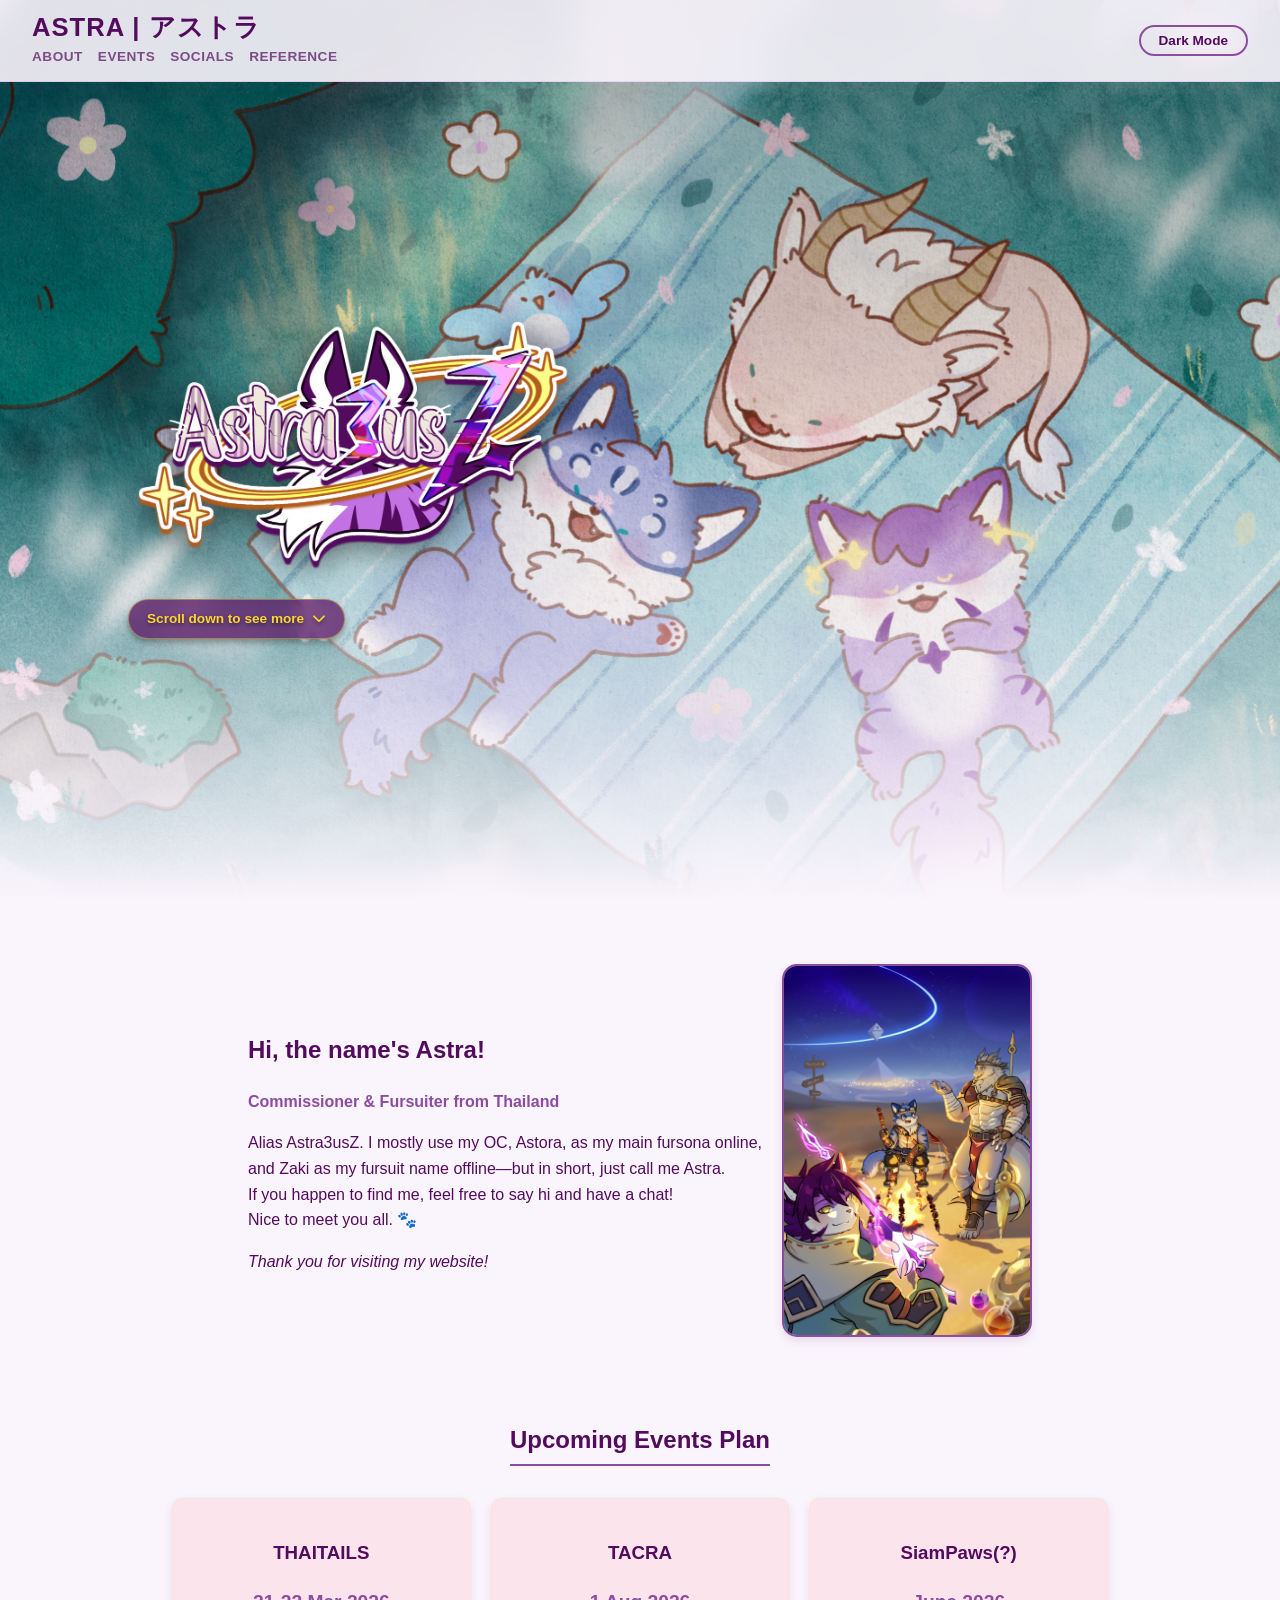
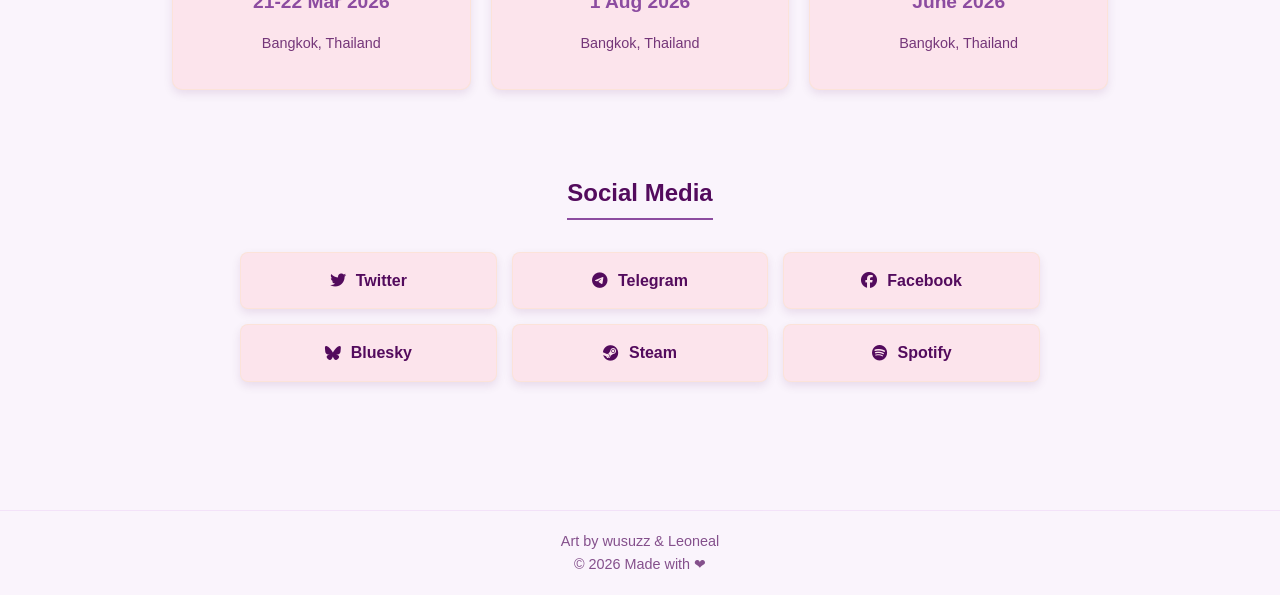
<file: index.html>
<!doctype html>
<html lang="en">
  <head>
    <meta charset="UTF-8" />
    <meta name="viewport" content="width=device-width, initial-scale=1.0" />
    <title>Astra3usZ</title>
    <link rel="icon" type="image/png" href="img/icon.png" />
    <link
      rel="stylesheet"
      href="https://cdnjs.cloudflare.com/ajax/libs/font-awesome/6.6.0/css/all.min.css"
    />

    <style>
      /* --- CSS VARIABLES (Purple-Black Dark Mode & Soft Pink Light Mode) --- */
      :root {
        --bg-color: #120316;
        --card-bg: #530b5d;
        --text-color: #faf4fc;
        --accent-color: #f9d631;
        --nav-bg: rgba(18, 3, 22, 0.85);
        --shadow: 0 4px 15px rgba(0, 0, 0, 0.6);
      }

      body.light-mode {
        --bg-color: #faf4fc;
        --card-bg: #fce4ec;
        --text-color: #530b5d;
        --accent-color: #8c4ca0;
        --nav-bg: rgba(250, 244, 252, 0.9);
        --shadow: 0 4px 10px rgba(83, 11, 93, 0.1);
      }

      /* --- GLOBAL RESET & BOX SIZING --- */
      * {
        box-sizing: border-box;
      }

      body {
        font-family: "Segoe UI", Tahoma, Geneva, Verdana, sans-serif;
        background-color: var(--bg-color);
        color: var(--text-color);
        margin: 0;
        padding: 0;
        transition:
          background-color 0.3s ease,
          color 0.3s ease;
        line-height: 1.6;
        display: flex;
        flex-direction: column;
        min-height: 100vh;
        overflow-x: hidden;
        width: 100%;
      }

      a {
        text-decoration: none;
        color: inherit;
      }
      ul {
        list-style: none;
        padding: 0;
      }

      /* --- HEADER --- */
      header {
        background-color: var(--nav-bg);
        backdrop-filter: blur(12px);
        padding: 0.8rem 2rem;
        position: fixed;
        width: 100%;
        top: 0;
        left: 0;
        z-index: 1000;
        border-bottom: 1px solid rgba(194, 114, 227, 0.2);
        display: grid;
        grid-template-columns: auto 1fr auto;
        grid-template-areas:
          "logo spacer button"
          "nav spacer button";
        align-items: center;
        row-gap: 2px;
      }

      /* [UPDATED] Logo text match */
      .logo {
        grid-area: logo;
        font-weight: 800;
        font-size: 1.6rem;
        color: var(--text-color);
        line-height: 1.1;
        letter-spacing: 1px;
      }
      nav {
        grid-area: nav;
      }
      nav ul {
        display: flex;
        gap: 15px;
        margin: 0;
        padding: 0;
      }
      nav a {
        color: var(--text-color);
        font-weight: 600;
        font-size: 0.85rem;
        opacity: 0.7;
        text-transform: uppercase;
        letter-spacing: 0.5px;
        transition: all 0.3s ease;
      }
      nav a:hover {
        color: var(--accent-color);
        opacity: 1;
      }

      #theme-toggle {
        grid-area: button;
        background: transparent;
        border: 2px solid var(--accent-color);
        color: var(--text-color);
        padding: 6px 18px;
        cursor: pointer;
        border-radius: 20px;
        font-weight: 700;
        font-size: 0.85rem;
        transition: all 0.3s ease;
        align-self: center;
      }
      #theme-toggle:hover {
        background-color: var(--accent-color);
        color: #1a1a1a;
      }

      /* --- BANNER --- */
      .banner {
        width: 100%;
        height: 100vh;
        position: relative;
        background-image: url("img/banner_landscape.png");
        background-size: cover;
        background-position: center;
        background-repeat: no-repeat;
        display: flex;
        align-items: center;
        justify-content: flex-start;
        text-align: left;
        padding-left: 10%;
      }

      .banner::before {
        content: "";
        position: absolute;
        top: 0;
        left: 0;
        width: 100%;
        height: 100%;
        background: linear-gradient(
          to bottom,
          rgba(0, 0, 0, 0.3) 0%,
          rgba(0, 0, 0, 0.05) 50%,
          var(--bg-color) 100%
        );
        pointer-events: none;
      }

      .banner-content {
        position: relative;
        z-index: 2;
        color: white;
        text-shadow: 0 4px 20px rgba(0, 0, 0, 0.8);
        font-weight: bold;
        display: flex;
        flex-direction: column;
        align-items: flex-start;
        padding-top: 60px;
      }

      .banner-logo {
        max-width: 500px;
        width: 90%;
        height: auto;
        margin-bottom: 10px;
        filter: drop-shadow(0 5px 15px rgba(0, 0, 0, 0.5));
      }

      .scroll-hint {
        padding: 8px 18px;
        background-color: rgba(83, 11, 93, 0.7);
        border: 1.5px solid rgba(249, 214, 49, 0.4);
        color: #f9d631;
        border-radius: 50px;
        font-size: 0.85rem;
        font-weight: 600;
        text-shadow: 0 2px 4px rgba(0, 0, 0, 0.5);
        box-shadow: 0 4px 6px rgba(0, 0, 0, 0.3);
        backdrop-filter: blur(8px);
        margin-top: 15px;
        display: flex;
        align-items: center;
        gap: 8px;
        animation: float 2s infinite ease-in-out;
      }

      @keyframes float {
        0%,
        100% {
          transform: translateY(0);
        }
        50% {
          transform: translateY(5px);
        }
      }

      /* --- CONTAINER & SECTIONS --- */
      .container {
        max-width: 1000px;
        margin: 0 auto;
        padding: 4rem 2rem;
        flex: 1;
        width: 100%;
      }

      section {
        scroll-margin-top: 120px;
      }

      /* --- ABOUT SECTION --- */
      .about {
        display: flex;
        align-items: center;
        justify-content: center;
        gap: 20px;
        margin-bottom: 4rem;
        flex-wrap: wrap;
      }

      .about-text {
        flex: 0 1 auto;
        max-width: 550px;
        min-width: 300px;
      }

      .tagline {
        color: var(--accent-color);
        font-weight: bold;
        display: block;
        margin-bottom: 1rem;
      }

      .profile-pic {
        max-width: 250px;
        width: auto;
        height: auto;
        border-radius: 15px;
        box-shadow: var(--shadow);
        object-fit: contain;
        border: 2px solid var(--accent-color);
      }

      .section-title {
        text-align: center;
        margin-bottom: 2rem;
        border-bottom: 2px solid var(--accent-color);
        display: inline-block;
        padding-bottom: 5px;
      }

      /* --- CARDS --- */
      .events-grid {
        display: grid;
        grid-template-columns: repeat(auto-fit, minmax(250px, 1fr));
        gap: 20px;
        margin-bottom: 4rem;
        width: 100%;
      }
      .event-card {
        background-color: var(--card-bg);
        padding: 20px;
        border-radius: 10px;
        box-shadow: var(--shadow);
        text-align: center;
        transition: transform 0.2s;
        border: 1px solid rgba(249, 214, 49, 0.1);
      }
      .event-card:hover {
        transform: translateY(-5px);
        border-color: var(--accent-color);
      }
      .date {
        font-weight: bold;
        color: var(--accent-color);
        font-size: 1.2rem;
      }
      .location {
        font-size: 0.9rem;
        opacity: 0.8;
      }

      .socials {
        text-align: center;
        margin-bottom: 4rem;
      }
      .social-grid {
        display: grid;
        grid-template-columns: repeat(auto-fit, minmax(200px, 1fr));
        gap: 15px;
        max-width: 800px;
        margin: 0 auto;
        width: 100%;
      }
      .social-link {
        display: flex;
        align-items: center;
        justify-content: center;
        gap: 10px;
        background-color: var(--card-bg);
        padding: 15px;
        border-radius: 8px;
        font-weight: bold;
        transition: all 0.3s ease;
        box-shadow: var(--shadow);
        border: 1px solid rgba(249, 214, 49, 0.1);
      }
      .social-link:hover {
        background-color: var(--accent-color);
        color: #1a1a1a;
        transform: translateY(-3px);
      }

      /* --- FOOTER --- */
      /* [UPDATED] Size and heft match header */
      footer {
        text-align: center;
        padding: 1.2rem 2rem;
        font-size: 0.9rem;
        opacity: 0.7;
        border-top: 1px solid rgba(194, 114, 227, 0.2);
        display: flex;
        flex-direction: column;
        justify-content: center;
        align-items: center;
        margin-top: auto;
      }

      footer p {
        margin: 0;
      }

      @media (max-width: 768px) {
        .banner {
          padding-left: 5%;
          justify-content: center;
          text-align: center;
          background-image: url("img/banner_portrait.png");
        }
        .banner-content {
          align-items: center;
        }
        header {
          grid-template-columns: 1fr auto;
          grid-template-areas: "logo button" "nav nav";
          row-gap: 10px;
        }
        .banner-logo {
          max-width: 300px;
        }
        .about {
          text-align: center;
          flex-direction: column-reverse;
        }
        .profile-pic {
          max-width: 100%;
        }
      }
    </style>
  </head>
  <body>
    <header>
      <div class="logo">ASTRA | アストラ</div>
      <button id="theme-toggle">Light Mode</button>
      <nav>
        <ul>
          <li><a href="#about">About</a></li>
          <li><a href="#events">Events</a></li>
          <li><a href="#socials">Socials</a></li>
          <li><a href="ref/ref.html">Reference</a></li>
        </ul>
      </nav>
    </header>

    <div class="banner">
      <div class="banner-content">
        <img src="img/logo.png" alt="Astra3usZ Logo" class="banner-logo" />
        <div class="scroll-hint">
          Scroll down to see more <i class="fas fa-chevron-down"></i>
        </div>
      </div>
    </div>

    <div class="container">
      <section id="about" class="about">
        <div class="about-text">
          <h1>Hi, the name's Astra!</h1>
          <span class="tagline">Commissioner & Fursuiter from Thailand</span>
          <p>
            Alias Astra3usZ. I mostly use my OC, Astora, as my main fursona
            online, <br />
            and Zaki as my fursuit name offline—but in short, just call me
            Astra. <br />
            If you happen to find me, feel free to say hi and have a chat!
            <br />
            Nice to meet you all. 🐾
          </p>
          <p><em>Thank you for visiting my website!</em></p>
        </div>
        <img src="img/profile.png" alt="Profile Picture" class="profile-pic" />
      </section>

      <section id="events">
        <div style="text-align: center">
          <h2 class="section-title">Upcoming Events Plan</h2>
        </div>
        <div class="events-grid">
          <div class="event-card">
            <h3>THAITAILS</h3>
            <div class="date">21-22 Mar 2026</div>
            <p class="location">Bangkok, Thailand</p>
          </div>
          <div class="event-card">
            <h3>TACRA</h3>
            <div class="date">1 Aug 2026</div>
            <p class="location">Bangkok, Thailand</p>
          </div>
          <div class="event-card">
            <h3>SiamPaws(?)</h3>
            <div class="date">June 2026</div>
            <p class="location">Bangkok, Thailand</p>
          </div>
        </div>
      </section>

      <section id="socials" class="socials">
        <h2 class="section-title">Social Media</h2>
        <div class="social-grid">
          <a
            href="https://x.com/astra3usz"
            target="_blank"
            rel="noopener"
            class="social-link"
            ><i class="fab fa-twitter"></i> Twitter</a
          >
          <a
            href="https://t.me/astra3usz"
            target="_blank"
            rel="noopener"
            class="social-link"
            ><i class="fab fa-telegram"></i> Telegram</a
          >
          <a
            href="https://www.facebook.com/astra3usz"
            target="_blank"
            rel="noopener"
            class="social-link"
            ><i class="fab fa-facebook"></i> Facebook</a
          >
          <a
            href="https://bsky.app/profile/astra3usz.bsky.social"
            target="_blank"
            rel="noopener"
            class="social-link"
            ><i class="fab fa-bluesky"></i> Bluesky</a
          >
          <a
            href="https://store.steampowered.com"
            target="_blank"
            rel="noopener"
            class="social-link"
            ><i class="fab fa-steam"></i> Steam</a
          >
          <a
            href="https://open.spotify.com/user/15w20z40kvzj5q11lw3m0idfe?si=b358dc1d1061403b"
            target="_blank"
            rel="noopener"
            class="social-link"
            ><i class="fab fa-spotify"></i> Spotify</a
          >
        </div>
      </section>
    </div>

    <footer>
      <p>Art by wusuzz & Leoneal</p>
      <p>© 2026 Made with ❤</p>
    </footer>

    <script>
      /* --- [UPDATED] HIERARCHY PERSISTENT THEME LOGIC --- */
      const body = document.body;
      const toggleButton = document.getElementById("theme-toggle");
      const currentTheme = localStorage.getItem("theme");
      const prefersDark = window.matchMedia("(prefers-color-scheme: dark)");

      // Function to apply theme
      const setTheme = (theme) => {
        if (theme === "light") {
          body.classList.add("light-mode");
          toggleButton.textContent = "Dark Mode";
        } else {
          body.classList.remove("light-mode");
          toggleButton.textContent = "Light Mode";
        }
      };

      // Initial Theme Check (Hierarchy: LocalStorage -> System -> Default)
      if (currentTheme) {
        setTheme(currentTheme);
      } else if (!prefersDark.matches) {
        // If no preference and system is NOT dark, default to Light
        setTheme("light");
      }

      // Event listener for toggle
      toggleButton.addEventListener("click", () => {
        const isLight = body.classList.toggle("light-mode");
        const theme = isLight ? "light" : "dark";
        localStorage.setItem("theme", theme);
        toggleButton.textContent = isLight ? "Dark Mode" : "Light Mode";
      });
    </script>
  </body>
</html>
</file>
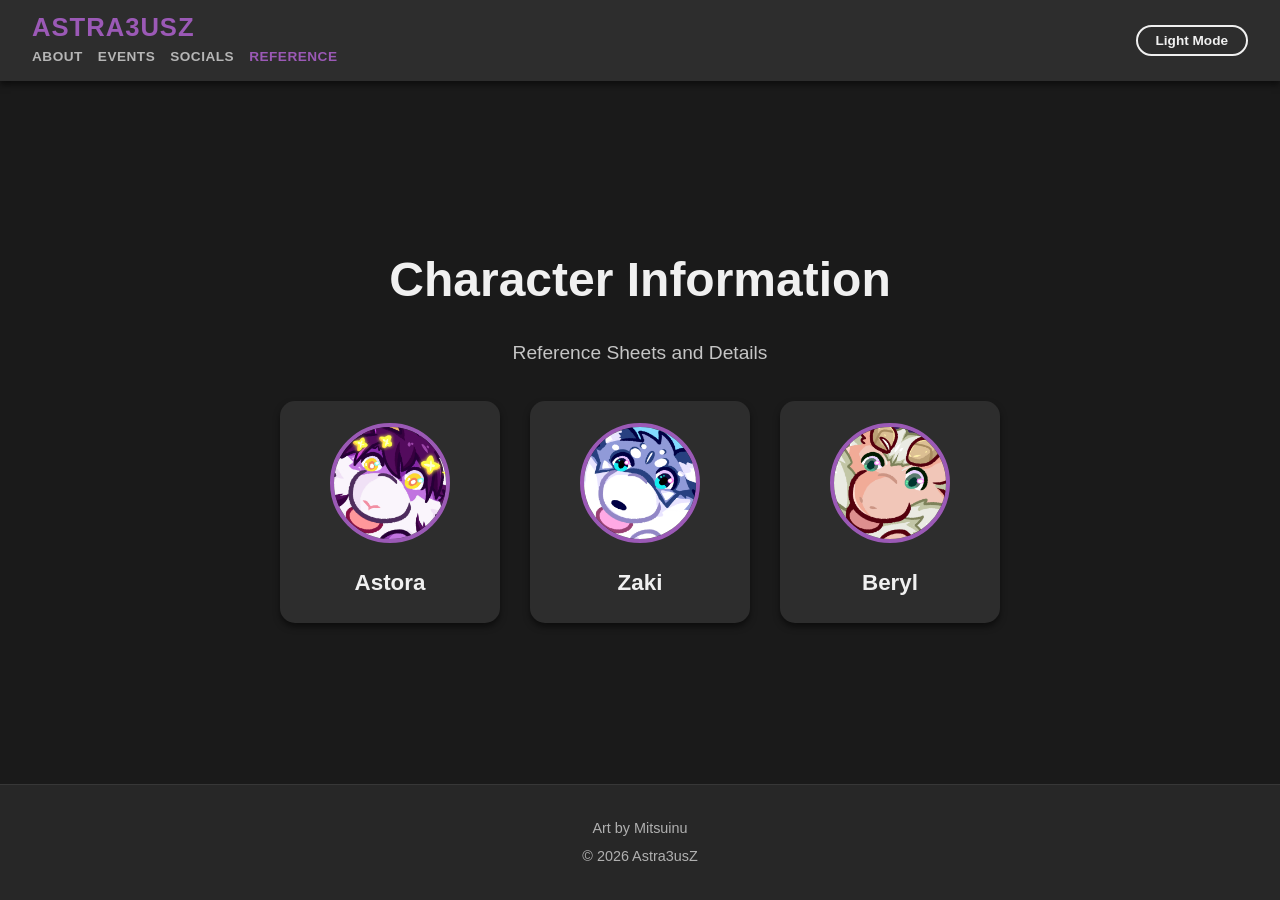
<file: ref/index.html>
<!DOCTYPE html>
<html lang="en">
  <head>
    <meta charset="UTF-8" />
    <meta name="viewport" content="width=device-width, initial-scale=1.0" />
    <title>Character References - Astra3usZ</title>
    <link
      rel="stylesheet"
      href="https://cdnjs.cloudflare.com/ajax/libs/font-awesome/6.6.0/css/all.min.css"
    />

    <style>
      /* --- CSS VARIABLES --- */
      :root {
        --bg-color: #1a1a1a;
        --card-bg: #2d2d2d;
        --text-color: #f0f0f0;
        --accent-color: #9b59b6;
        /* Solid Background for Sub-pages */
        --nav-bg: #2d2d2d;
        --shadow: 0 4px 6px rgba(0, 0, 0, 0.5);
      }

      body.light-mode {
        --bg-color: #f9f9f9;
        --card-bg: #ffffff;
        --text-color: #333333;
        --accent-color: #8e44ad;
        --nav-bg: #ffffff;
        --shadow: 0 4px 6px rgba(0, 0, 0, 0.1);
      }

      /* SAFETY: Force cutoff for any horizontal overflow */
      * {
        box-sizing: border-box;
      }

      html,
      body {
        width: 100%;
        max-width: 100%;
        overflow-x: hidden;
        margin: 0;
        padding: 0;
      }

      /* --- GLOBAL STYLES --- */
      body {
        font-family: "Segoe UI", Tahoma, Geneva, Verdana, sans-serif;
        background-color: var(--bg-color);
        color: var(--text-color);
        transition: background-color 0.3s ease, color 0.3s ease;
        line-height: 1.6;

        /* THE FIX: Use min-height instead of height */
        min-height: 100vh;
        /* Removed overflow: hidden so mobile can scroll */

        display: flex;
        flex-direction: column;
      }

      a {
        text-decoration: none;
        color: inherit;
      }
      ul {
        list-style: none;
        padding: 0;
      }

      /* --- HEADER (Grid Layout) --- */
      header {
        background-color: var(--nav-bg);
        padding: 0.8rem 2rem;
        position: sticky; /* Sticky is fine here */
        top: 0;
        z-index: 1000;
        box-shadow: var(--shadow);
        box-sizing: border-box;

        display: grid;
        grid-template-columns: auto 1fr auto;
        grid-template-areas:
          "logo spacer button"
          "nav spacer button";
        align-items: center;
        row-gap: 2px;
      }

      .logo {
        grid-area: logo;
        font-weight: 800;
        font-size: 1.6rem;
        color: var(--accent-color);
        line-height: 1.1;
        letter-spacing: 1px;
      }

      nav {
        grid-area: nav;
      }

      nav ul {
        display: flex;
        gap: 15px;
        margin: 0;
        padding: 0;
      }

      nav a {
        color: var(--text-color);
        font-weight: 600;
        font-size: 0.85rem;
        opacity: 0.7;
        text-transform: uppercase;
        letter-spacing: 0.5px;
        transition: all 0.3s ease;
      }

      nav a:hover,
      nav a.active {
        color: var(--accent-color);
        opacity: 1;
      }

      #theme-toggle {
        grid-area: button;
        background: transparent;
        border: 2px solid var(--text-color);
        color: var(--text-color);
        padding: 6px 18px;
        cursor: pointer;
        border-radius: 20px;
        font-weight: 700;
        font-size: 0.85rem;
        transition: all 0.3s ease;
        align-self: center;
      }
      #theme-toggle:hover {
        background-color: var(--text-color);
        color: var(--bg-color);
      }

      /* --- CONTENT --- */
      .container {
        max-width: 1200px;
        margin: 0 auto;
        padding: 1rem 2rem;
        text-align: center;
        flex: 1;
        display: flex;
        flex-direction: column;
        justify-content: center;
        width: 100%;
      }

      .page-title h1 {
        font-size: 3rem;
        margin-bottom: 0.5rem;
        margin-top: 0;
      }
      .page-title p {
        font-size: 1.2rem;
        opacity: 0.8;
        margin-bottom: 2rem;
      }

      .char-row {
        display: flex;
        justify-content: center;
        gap: 30px;
        flex-wrap: wrap;
      }

      .char-card {
        background-color: var(--card-bg);
        border-radius: 15px;
        padding: 20px;
        text-align: center;
        box-shadow: var(--shadow);
        transition: transform 0.3s ease, box-shadow 0.3s ease;
        text-decoration: none;
        display: block;
        width: 220px;
        border: 2px solid transparent;
      }
      .char-card:hover {
        transform: translateY(-10px);
        box-shadow: 0 10px 20px rgba(0, 0, 0, 0.4);
        border-color: var(--accent-color);
      }

      .char-avatar {
        width: 120px;
        height: 120px;
        border-radius: 50%;
        object-fit: cover;
        margin-bottom: 15px;
        border: 4px solid var(--accent-color);
      }
      .char-name {
        font-size: 1.4rem;
        font-weight: bold;
        color: var(--text-color);
      }

      /* --- FOOTER --- */
      footer {
        text-align: center;
        padding: 2rem;
        font-size: 0.9rem;
        opacity: 0.7;
        border-top: 1px solid #444;
        background-color: var(--nav-bg);
        display: flex;
        flex-direction: column;
        justify-content: center;
        align-items: center;
        gap: 5px;
        /* Ensure footer doesn't stick weirdly if page is short */
        margin-top: auto;
      }
      footer p {
        margin: 0;
      }

      /* --- MOBILE ADJUSTMENTS --- */
      @media (max-width: 768px) {
        header {
          padding: 0.8rem 1rem;
          grid-template-columns: 1fr auto;
          grid-template-areas:
            "logo button"
            "nav nav";
          row-gap: 10px;
        }

        .logo {
          font-size: 1.4rem;
        }
        nav ul {
          justify-content: center;
          gap: 12px;
        }
        nav a {
          font-size: 0.75rem;
        }

        /* Ensure container has breathing room on mobile */
        .container {
          padding: 2rem 1rem;
        }
      }
    </style>
  </head>
  <body>
    <header>
      <div class="logo">ASTRA3USZ</div>
      <button id="theme-toggle">Light Mode</button>
      <nav>
        <ul>
          <li><a href="../index.html#about">About</a></li>
          <li><a href="../index.html#events">Events</a></li>
          <li><a href="../index.html#socials">Socials</a></li>
          <li><a href="#" class="active">Reference</a></li>
        </ul>
      </nav>
    </header>

    <div class="container">
      <div class="page-title">
        <h1>Character Information</h1>
        <p>Reference Sheets and Details</p>
      </div>

      <div class="char-row">
        <a href="./astora/index.html" class="char-card">
          <img src="astora.png" alt="Astora" class="char-avatar" />
          <div class="char-name">Astora</div>
        </a>
        <a href="./zaki/index.html" class="char-card">
          <img src="zaki.png" alt="Zaki" class="char-avatar" />
          <div class="char-name">Zaki</div>
        </a>
        <a href="./beryl/index.html" class="char-card">
          <img src="beryl.png" alt="Beryl" class="char-avatar" />
          <div class="char-name">Beryl</div>
        </a>
      </div>
    </div>

    <footer>
      <p>Art by Mitsuinu</p>
      <p>© 2026 Astra3usZ</p>
    </footer>

    <script>
      const toggleButton = document.getElementById("theme-toggle");
      const body = document.body;
      toggleButton.addEventListener("click", () => {
        body.classList.toggle("light-mode");
        if (body.classList.contains("light-mode")) {
          toggleButton.textContent = "Dark Mode";
        } else {
          toggleButton.textContent = "Light Mode";
        }
      });
    </script>
  </body>
</html>
</file>
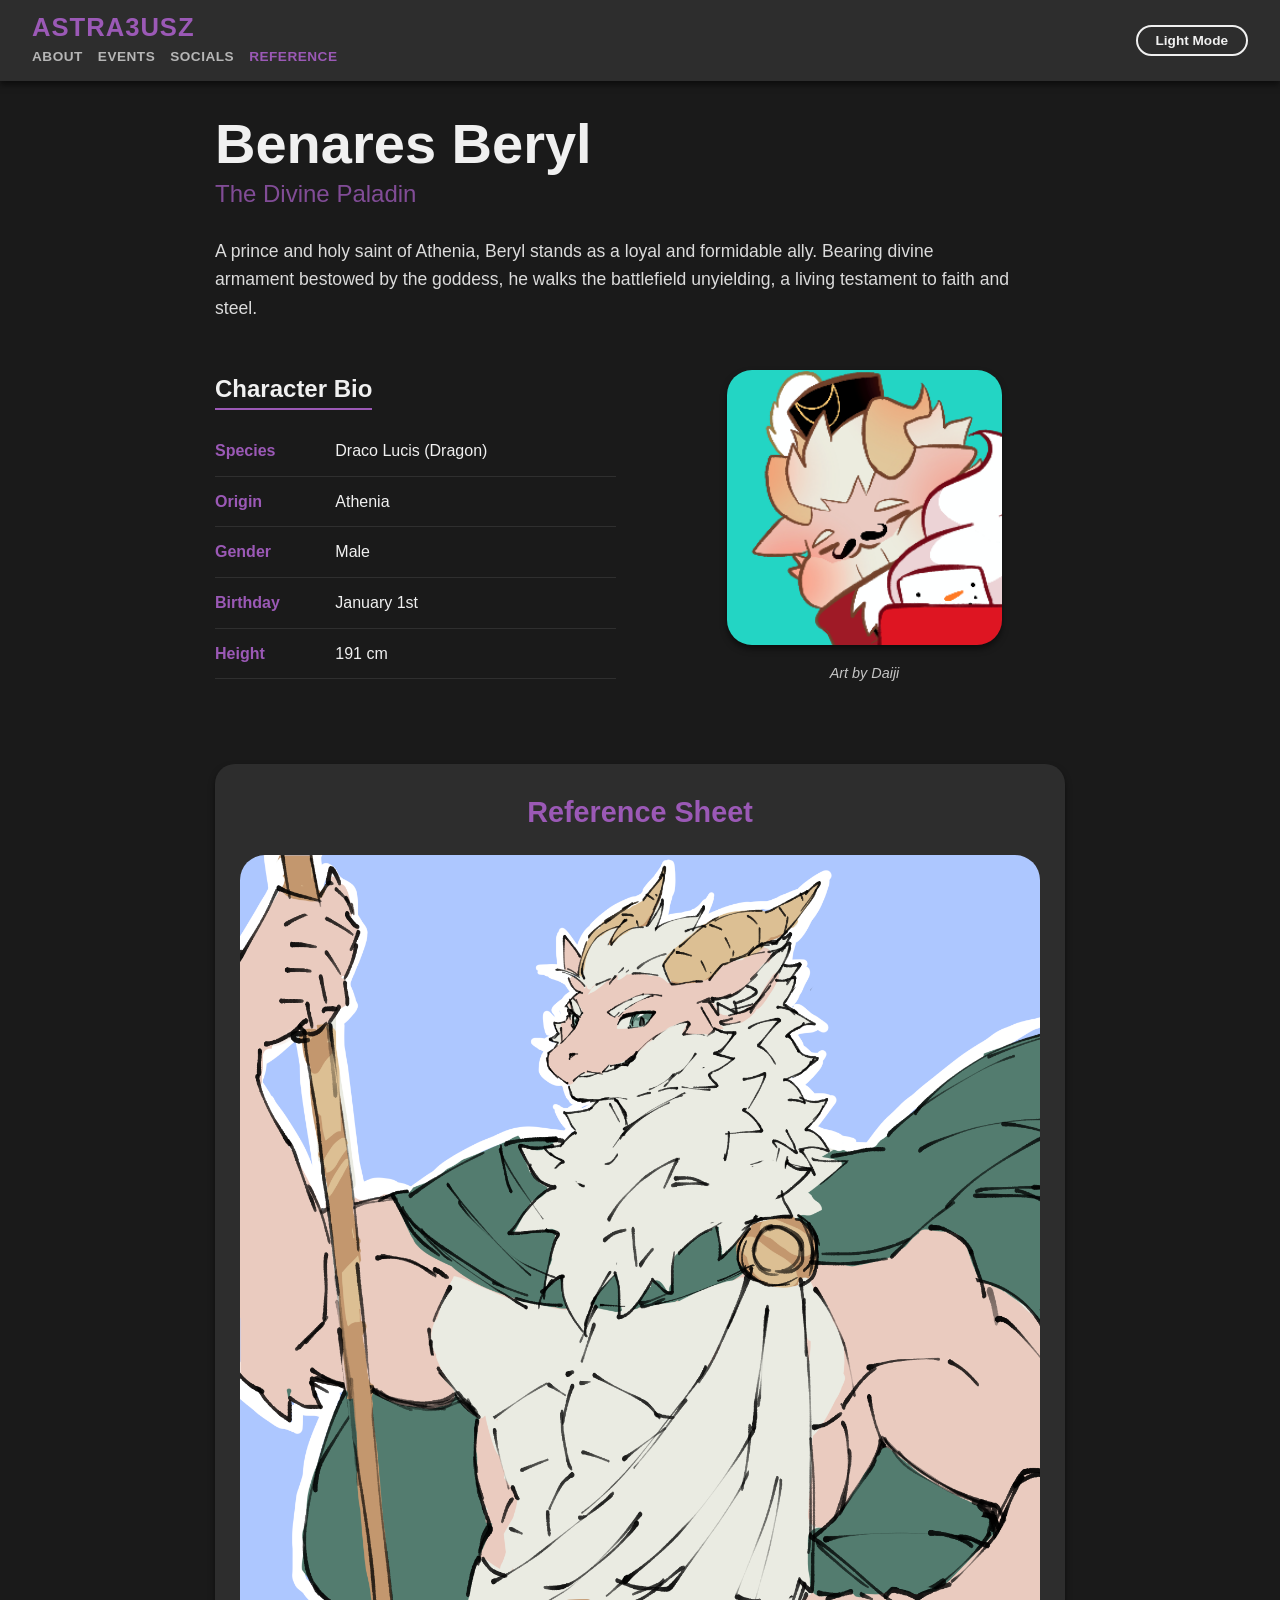
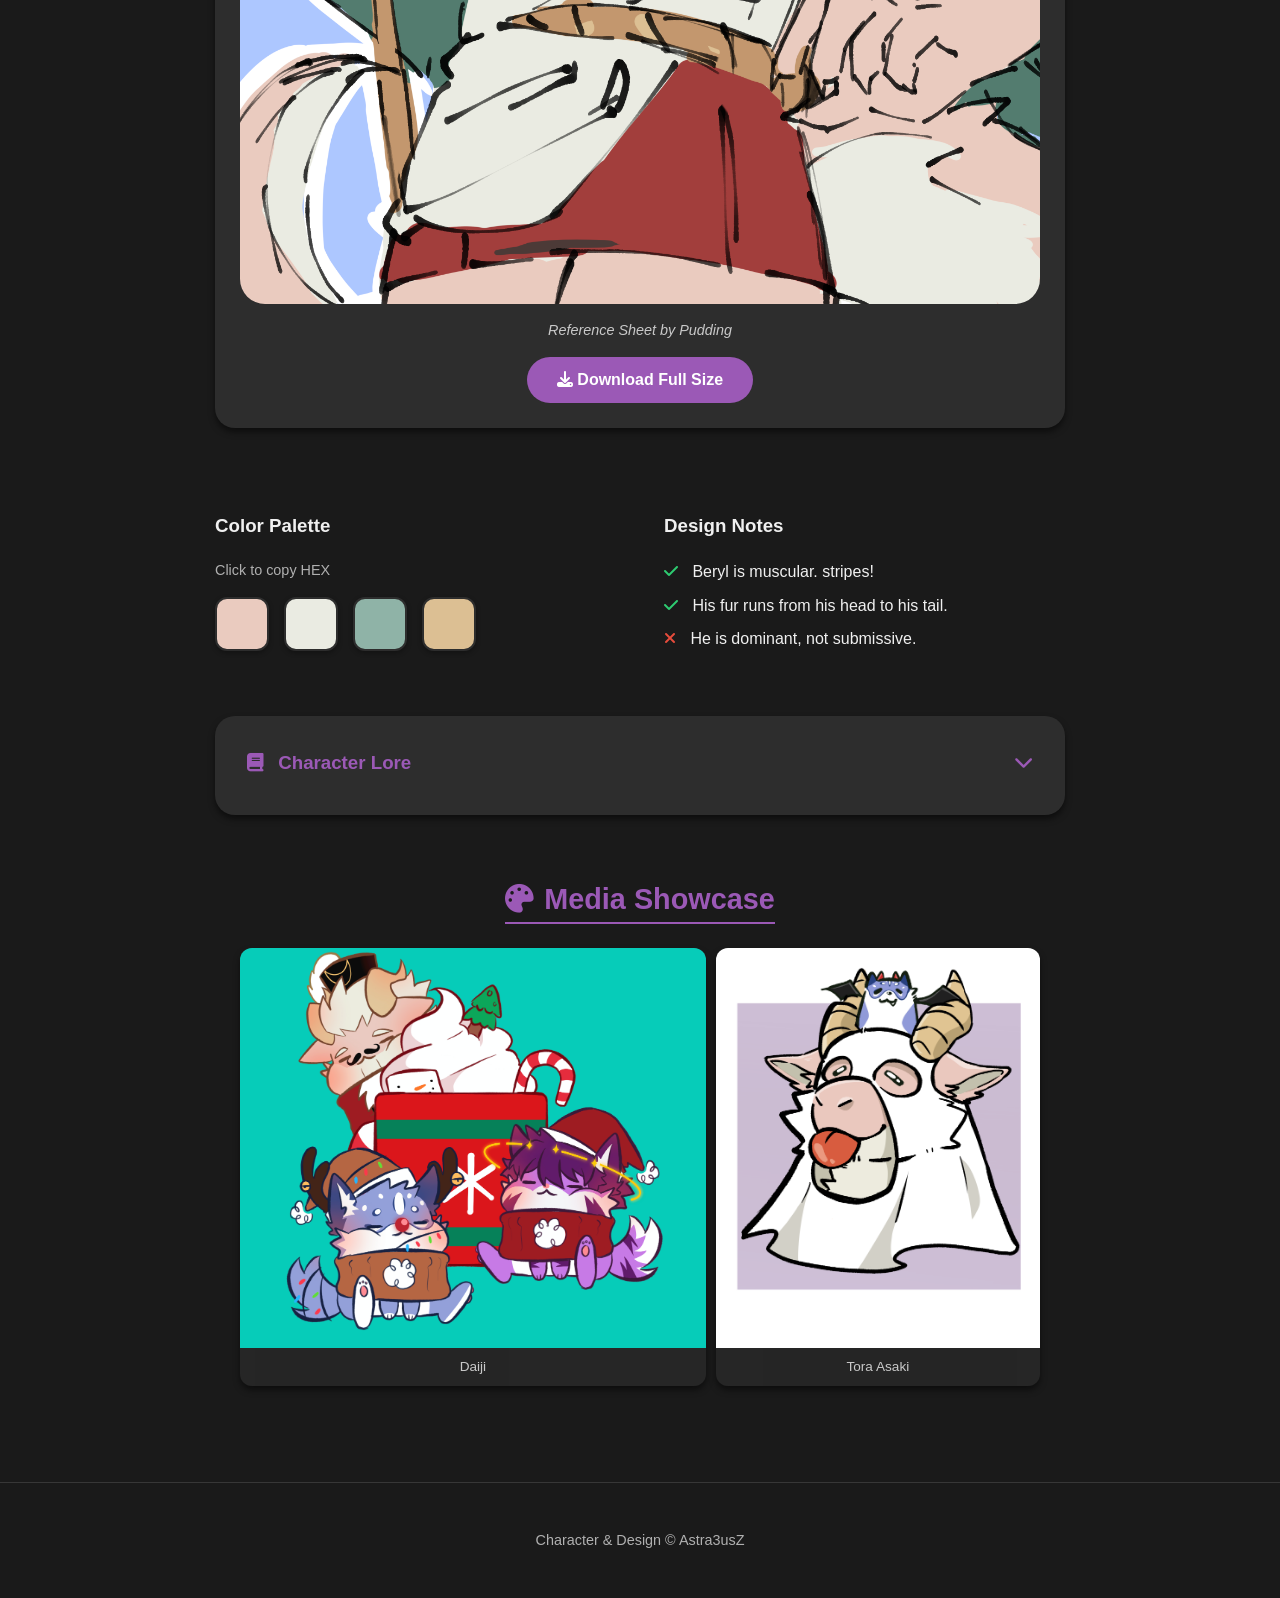
<file: ref/beryl/index.html>
<!DOCTYPE html>
<html lang="en">
  <head>
    <meta charset="UTF-8" />
    <meta name="viewport" content="width=device-width, initial-scale=1.0" />
    <title>Beryl - Reference</title>
    <link
      rel="stylesheet"
      href="https://cdnjs.cloudflare.com/ajax/libs/font-awesome/6.6.0/css/all.min.css"
    />

    <style>
      /* --- CSS VARIABLES --- */
      :root {
        --bg-color: #1a1a1a;
        --card-bg: #2d2d2d;
        --text-color: #f0f0f0;
        --accent-color: #9b59b6;
        --nav-bg: #2d2d2d;
        --shadow: 0 4px 6px rgba(0, 0, 0, 0.5);

        /* [NEW] CONTROL GALLERY HEIGHT HERE */
        --gallery-height: 400px;
      }

      body.light-mode {
        --bg-color: #f9f9f9;
        --card-bg: #ffffff;
        --text-color: #333333;
        --accent-color: #8e44ad;
        --nav-bg: #ffffff;
        --shadow: 0 4px 6px rgba(0, 0, 0, 0.1);
      }

      body {
        font-family: "Segoe UI", Tahoma, Geneva, Verdana, sans-serif;
        background-color: var(--bg-color);
        color: var(--text-color);
        margin: 0;
        padding: 0;
        transition: background-color 0.3s ease, color 0.3s ease;
        line-height: 1.6;
        display: flex;
        flex-direction: column;
        min-height: 100vh;
      }

      a {
        text-decoration: none;
        color: inherit;
      }
      ul {
        list-style: none;
        padding: 0;
      }

      /* --- HEADER --- */
      header {
        background-color: var(--nav-bg);
        padding: 0.8rem 2rem;
        position: sticky;
        top: 0;
        z-index: 1000;
        box-shadow: var(--shadow);
        box-sizing: border-box;

        display: grid;
        grid-template-columns: auto 1fr auto;
        grid-template-areas:
          "logo spacer button"
          "nav spacer button";
        align-items: center;
        row-gap: 2px;
      }

      .logo {
        grid-area: logo;
        font-weight: 800;
        font-size: 1.6rem;
        color: var(--accent-color);
        line-height: 1.1;
        letter-spacing: 1px;
      }

      nav {
        grid-area: nav;
      }

      nav ul {
        display: flex;
        gap: 15px;
        margin: 0;
        padding: 0;
      }

      nav a {
        color: var(--text-color);
        font-weight: 600;
        font-size: 0.85rem;
        opacity: 0.7;
        text-transform: uppercase;
        letter-spacing: 0.5px;
        transition: all 0.3s ease;
      }

      nav a:hover,
      nav a.active {
        color: var(--accent-color);
        opacity: 1;
      }

      #theme-toggle {
        grid-area: button;
        background: transparent;
        border: 2px solid var(--text-color);
        color: var(--text-color);
        padding: 6px 18px;
        cursor: pointer;
        border-radius: 20px;
        font-weight: 700;
        font-size: 0.85rem;
        transition: all 0.3s ease;
        align-self: center;
      }
      #theme-toggle:hover {
        background-color: var(--text-color);
        color: var(--bg-color);
      }

      /* --- CONTENT --- */
      .container {
        max-width: 1200px;
        margin: 0 auto;
        padding: 2rem 2rem;
        flex: 1;
        box-sizing: border-box;
      }

      .char-intro {
        margin-bottom: 3rem;
      }
      .char-intro h1 {
        font-size: 3.5rem;
        margin: 0;
        line-height: 1.1;
      }
      .char-intro .subtitle {
        font-size: 1.5rem;
        opacity: 0.8;
        display: block;
        margin-bottom: 1.5rem;
        color: var(--accent-color);
      }
      .char-intro p {
        font-size: 1.1rem;
        max-width: 800px;
        opacity: 0.9;
      }

      .split-layout {
        display: grid;
        grid-template-columns: 1fr 1fr;
        gap: 3rem;
        margin-bottom: 4rem;
        align-items: start;
      }
      .stats-card h3 {
        margin-top: 0;
        font-size: 1.5rem;
        margin-bottom: 1rem;
        border-bottom: 2px solid var(--accent-color);
        display: inline-block;
      }
      .stats-table {
        width: 100%;
        border-collapse: collapse;
      }
      .stats-table td {
        padding: 12px 0;
        border-bottom: 1px solid rgba(128, 128, 128, 0.2);
      }
      .stats-label {
        font-weight: bold;
        width: 30%;
        color: var(--accent-color);
      }

      .profile-card {
        text-align: center;
      }
      .profile-img {
        width: 100%;
        max-width: 275px;
        height: auto;
        border-radius: 25px;
        box-shadow: var(--shadow);
        object-fit: cover;
      }
      .img-credit {
        font-size: 0.9rem;
        opacity: 0.8;
        margin-top: 10px;
        margin-bottom: 15px;
        font-style: italic;
      }

      .ref-section {
        margin-bottom: 4rem;
        background-color: var(--card-bg);
        padding: 25px;
        border-radius: 20px;
        box-shadow: var(--shadow);
        text-align: center;
      }
      .ref-section h3 {
        margin-top: 0;
        margin-bottom: 20px;
        color: var(--accent-color);
        font-size: 1.8rem;
      }
      .full-ref-image {
        width: 100%;
        max-width: 800px;
        height: auto;
        border-radius: 25px;
        display: block;
        margin: 0 auto 15px auto;
      }
      .download-btn {
        display: inline-block;
        background-color: var(--accent-color);
        color: white;
        padding: 10px 30px;
        border-radius: 30px;
        font-weight: bold;
        transition: transform 0.2s;
      }
      .download-btn:hover {
        transform: scale(1.05);
      }

      .details-row {
        display: grid;
        grid-template-columns: 1fr 1fr;
        gap: 3rem;
        margin-bottom: 3rem;
      }
      .palette-container {
        display: flex;
        gap: 15px;
        margin-top: 10px;
        flex-wrap: wrap;
      }
      .color-swatch {
        width: 50px;
        height: 50px;
        border-radius: 12px;
        cursor: pointer;
        border: 2px solid var(--card-bg);
        box-shadow: 0 2px 5px rgba(0, 0, 0, 0.3);
      }
      .notes-list li {
        margin-bottom: 8px;
        list-style: none;
      }
      .check {
        color: #2ecc71;
        margin-right: 10px;
      }
      .cross {
        color: #e74c3c;
        margin-right: 10px;
      }

      /* --- LORE CARD --- */
      .lore-card {
        background-color: var(--card-bg);
        padding: 2rem;
        border-radius: 20px;
        box-shadow: var(--shadow);
        margin-bottom: 2rem;
      }

      details > summary {
        list-style: none;
        cursor: pointer;
        display: flex;
        justify-content: space-between;
        align-items: center;
        padding-bottom: 5px;
      }

      details > summary::-webkit-details-marker {
        display: none;
      }

      details > summary h3 {
        margin: 0;
        color: var(--accent-color);
        display: inline-block;
      }

      .toggle-icon {
        transition: transform 0.3s ease;
        font-size: 1.2rem;
        color: var(--accent-color);
      }

      details[open] .toggle-icon {
        transform: rotate(180deg);
      }

      details p {
        max-width: 750px;
        margin-top: 1.5rem;
        animation: fadeIn 0.4s ease-in-out;
      }

      @keyframes fadeIn {
        from {
          opacity: 0;
          transform: translateY(-5px);
        }
        to {
          opacity: 1;
          transform: translateY(0);
        }
      }

      /* --- ART GALLERY UPDATED --- */
      .gallery-section {
        max-width: 800px;
        margin: 0 auto 4rem auto;
        text-align: center;
      }

      .gallery-section h3 {
        font-size: 1.8rem;
        color: var(--accent-color);
        margin-bottom: 1.5rem;
        display: inline-block;
        border-bottom: 2px solid var(--accent-color);
      }

      .gallery-grid {
        display: flex;
        flex-wrap: wrap;
        gap: 10px; /* Space between images */
      }

      /* Card Container */
      .gallery-card {
        height: auto;
        flex-grow: 1; /* Allows card to stretch to fill row */
        flex-basis: auto; /* Start size is determined by content (image) */

        display: flex;
        flex-direction: column;
        background-color: var(--nav-bg);
        border-radius: 12px;
        overflow: hidden;
        box-shadow: var(--shadow);
        cursor: pointer;
        transition: transform 0.2s ease;
      }

      .gallery-card:last-child {
        flex-grow: 0;
      }

      .gallery-card:hover {
        transform: translateY(-5px);
        z-index: 10;
      }

      /* Image inside Card */
      .gallery-card img {
        height: var(--gallery-height); /* Fixed height from variable */
        width: auto; /* Width scales naturally */
        min-width: 100%; /* Ensures image covers the card if flex stretches it */
        object-fit: cover;
        display: block;
      }

      /* Credit Text */
      .gallery-credit {
        padding: 8px 10px;
        font-size: 0.85rem;
        color: var(--text-color);
        opacity: 0.8;
        background-color: rgba(0, 0, 0, 0.2);

        /* Magic fix to prevent text from forcing card wider than image */
        max-width: 0;
        min-width: 100%;
        box-sizing: border-box;
        white-space: nowrap;
        overflow: hidden;
        text-overflow: ellipsis;
      }

      /* --- LIGHTBOX (Overlay) --- */
      .lightbox {
        display: none;
        position: fixed;
        z-index: 2000;
        left: 0;
        top: 0;
        width: 100%;
        height: 100%;
        background-color: rgba(0, 0, 0, 0.9);
        justify-content: center;
        align-items: center;
        opacity: 0;
        transition: opacity 0.3s ease;
      }

      .lightbox.active {
        display: flex;
        opacity: 1;
      }

      .lightbox-content {
        max-width: 90%;
        max-height: 90%;
        border-radius: 8px;
        box-shadow: 0 0 20px rgba(255, 255, 255, 0.2);
        animation: zoomIn 0.3s ease;
      }

      @keyframes zoomIn {
        from {
          transform: scale(0.8);
          opacity: 0;
        }
        to {
          transform: scale(1);
          opacity: 1;
        }
      }

      .close-btn {
        position: absolute;
        top: 20px;
        right: 35px;
        color: #fff;
        font-size: 40px;
        font-weight: bold;
        cursor: pointer;
        transition: color 0.2s;
      }
      .close-btn:hover {
        color: var(--accent-color);
      }

      /* --- FOOTER --- */
      footer {
        text-align: center;
        padding: 2rem;
        font-size: 0.9rem;
        opacity: 0.7;
        margin-top: auto;
        border-top: 1px solid #444;
      }

      /* --- MOBILE ADJUSTMENTS --- */
      @media (max-width: 900px) {
        /* Update gallery height for mobile */
        :root {
          --gallery-height: 100px;
        }

        .split-layout,
        .details-row {
          grid-template-columns: 1fr;
        }
        .char-intro h1 {
          font-size: 2.5rem;
        }
        .profile-img {
          max-width: 100%;
        }
        .full-ref-image {
          max-width: 100%;
        }

        header {
          padding: 0.8rem 1rem;
          grid-template-columns: 1fr auto;
          grid-template-areas:
            "logo button"
            "nav nav";
          row-gap: 10px;
        }

        .logo {
          font-size: 1.4rem;
        }
        nav ul {
          justify-content: center;
          gap: 12px;
        }
        nav a {
          font-size: 0.75rem;
        }
      }
    </style>
  </head>
  <body>
    <header>
      <div class="logo">ASTRA3USZ</div>
      <button id="theme-toggle">Light Mode</button>
      <nav>
        <ul>
          <li><a href="../../index.html#about">About</a></li>
          <li><a href="../../index.html#events">Events</a></li>
          <li><a href="../../index.html#socials">Socials</a></li>
          <li><a href="../index.html" class="active">Reference</a></li>
        </ul>
      </nav>
    </header>

    <div class="container">
      <div class="char-intro">
        <h1>Benares Beryl</h1>
        <span class="subtitle">The Divine Paladin</span>
        <p>
          A prince and holy saint of Athenia, Beryl stands as a loyal and
          formidable ally. Bearing divine armament bestowed by the goddess, he
          walks the battlefield unyielding, a living testament to faith and
          steel.
        </p>
      </div>

      <div class="split-layout">
        <div class="stats-card">
          <h3>Character Bio</h3>
          <table class="stats-table">
            <tr>
              <td class="stats-label">Species</td>
              <td>Draco Lucis (Dragon)</td>
            </tr>
            <tr>
              <td class="stats-label">Origin</td>
              <td>Athenia</td>
            </tr>
            <tr>
              <td class="stats-label">Gender</td>
              <td>Male</td>
            </tr>
            <tr>
              <td class="stats-label">Birthday</td>
              <td>January 1st</td>
            </tr>
            <tr>
              <td class="stats-label">Height</td>
              <td>191 cm</td>
            </tr>
          </table>
        </div>
        <div class="profile-card">
          <img src="profile.png" alt="Profile" class="profile-img" />
          <div class="img-credit">Art by Daiji</div>
        </div>
      </div>

      <div class="ref-section">
        <h3>Reference Sheet</h3>
        <img src="ref.png" alt="Full Reference Sheet" class="full-ref-image" />
        <div class="img-credit">Reference Sheet by Pudding</div>
        <a href="ref.png" download class="download-btn">
          <i class="fas fa-download"></i> Download Full Size
        </a>
      </div>

      <div class="details-row">
        <div>
          <h3>Color Palette</h3>
          <p style="font-size: 0.9rem; opacity: 0.7">Click to copy HEX</p>
          <div class="palette-container">
            <div
              class="color-swatch"
              style="background: #eacbbf"
              data-color="#eacbbf"
              onclick="copyColor(this)"
            ></div>
            <div
              class="color-swatch"
              style="background: #eaebe2"
              data-color="#eaebe2"
              onclick="copyColor(this)"
            ></div>
            <div
              class="color-swatch"
              style="background: #8fb3a7"
              data-color="#8fb3a7"
              onclick="copyColor(this)"
            ></div>
            <div
              class="color-swatch"
              style="background: #dcbf93"
              data-color="#dcbf93"
              onclick="copyColor(this)"
            ></div>
          </div>
        </div>
        <div>
          <h3>Design Notes</h3>
          <ul class="notes-list">
            <li>
              <i class="fas fa-check check"></i> Beryl is muscular. stripes!
            </li>
            <li>
              <i class="fas fa-check check"></i> His fur runs from his head to
              his tail.
            </li>
            <li>
              <i class="fas fa-times cross"></i> He is dominant, not submissive.
            </li>
          </ul>
        </div>
      </div>

      <div class="lore-card">
        <details>
          <summary>
            <h3>
              <i class="fas fa-book" style="margin-right: 10px"></i>
              Character Lore
            </h3>
            <i class="fas fa-chevron-down toggle-icon"></i>
          </summary>
          <p>
            Lorem ipsum dolor, sit amet consectetur adipisicing elit.
            Consequuntur mollitia commodi facilis eum quasi quas harum? Quae
            magni quos at, atque error porro iure facilis doloremque
            necessitatibus dolorum aperiam officia.
          </p>
        </details>
      </div>

      <div class="gallery-section">
        <h3>
          <i class="fas fa-palette" style="margin-right: 10px"></i>Media
          Showcase
        </h3>
        <div class="gallery-grid" id="gallery-container"></div>
      </div>
    </div>

    <div id="lightbox" class="lightbox" onclick="closeLightbox(event)">
      <span class="close-btn" onclick="closeLightbox(event)">&times;</span>
      <img class="lightbox-content" id="lightbox-img" />
    </div>

    <footer>
      <p>Character & Design © Astra3usZ</p>
    </footer>

    <script>
      const toggleButton = document.getElementById("theme-toggle");
      const body = document.body;
      toggleButton.addEventListener("click", () => {
        body.classList.toggle("light-mode");
        if (body.classList.contains("light-mode")) {
          toggleButton.textContent = "Dark Mode";
        } else {
          toggleButton.textContent = "Light Mode";
        }
      });
      function copyColor(element) {
        const hex = element.getAttribute("data-color");
        navigator.clipboard.writeText(hex).then(() => {
          alert("Copied " + hex + " to clipboard!");
        });
      }

      // --- LIGHTBOX JS ---
      const lightbox = document.getElementById("lightbox");
      const lightboxImg = document.getElementById("lightbox-img");

      function openLightbox(imgElement) {
        lightbox.classList.add("active");
        lightboxImg.src = imgElement.src;
        document.body.style.overflow = "hidden"; // Prevent scrolling
      }

      function closeLightbox(event) {
        if (event.target !== lightboxImg) {
          lightbox.classList.remove("active");
          document.body.style.overflow = "auto";
        }
      }

      /* --- DYNAMIC GALLERY GENERATOR --- */

      const galleryData = [
        { src: "marshmallowDaiji.png", credit: "Daiji" },
        { src: "ภาพวาด154.9.png", credit: "Tora Asaki" },
      ];

      const galleryContainer = document.getElementById("gallery-container");

      galleryData.forEach((item) => {
        const card = document.createElement("div");
        card.className = "gallery-card";

        const img = document.createElement("img");
        img.src = item.src;
        img.alt = item.credit;
        img.onclick = function () {
          openLightbox(this);
        };

        const credit = document.createElement("div");
        credit.className = "gallery-credit";
        credit.textContent = item.credit;

        card.appendChild(img);
        card.appendChild(credit);
        galleryContainer.appendChild(card);
      });
    </script>
  </body>
</html>
</file>
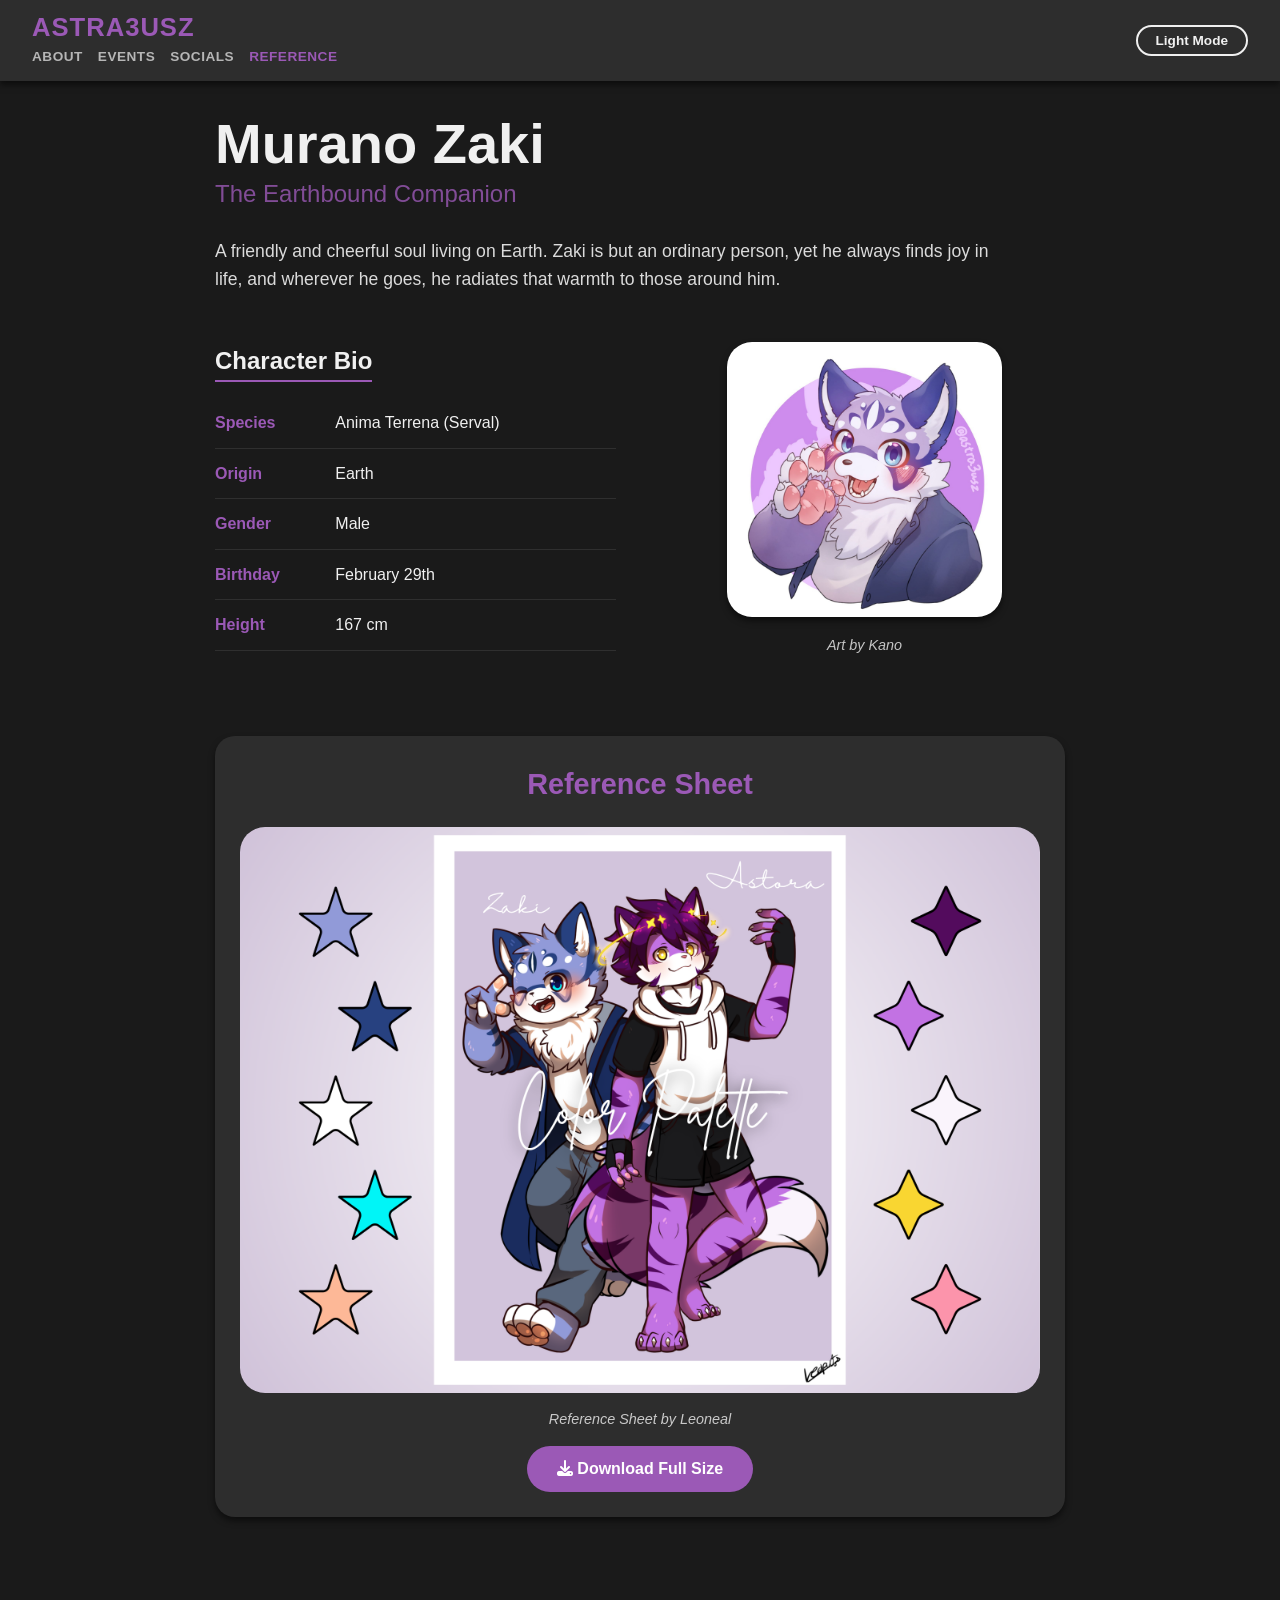
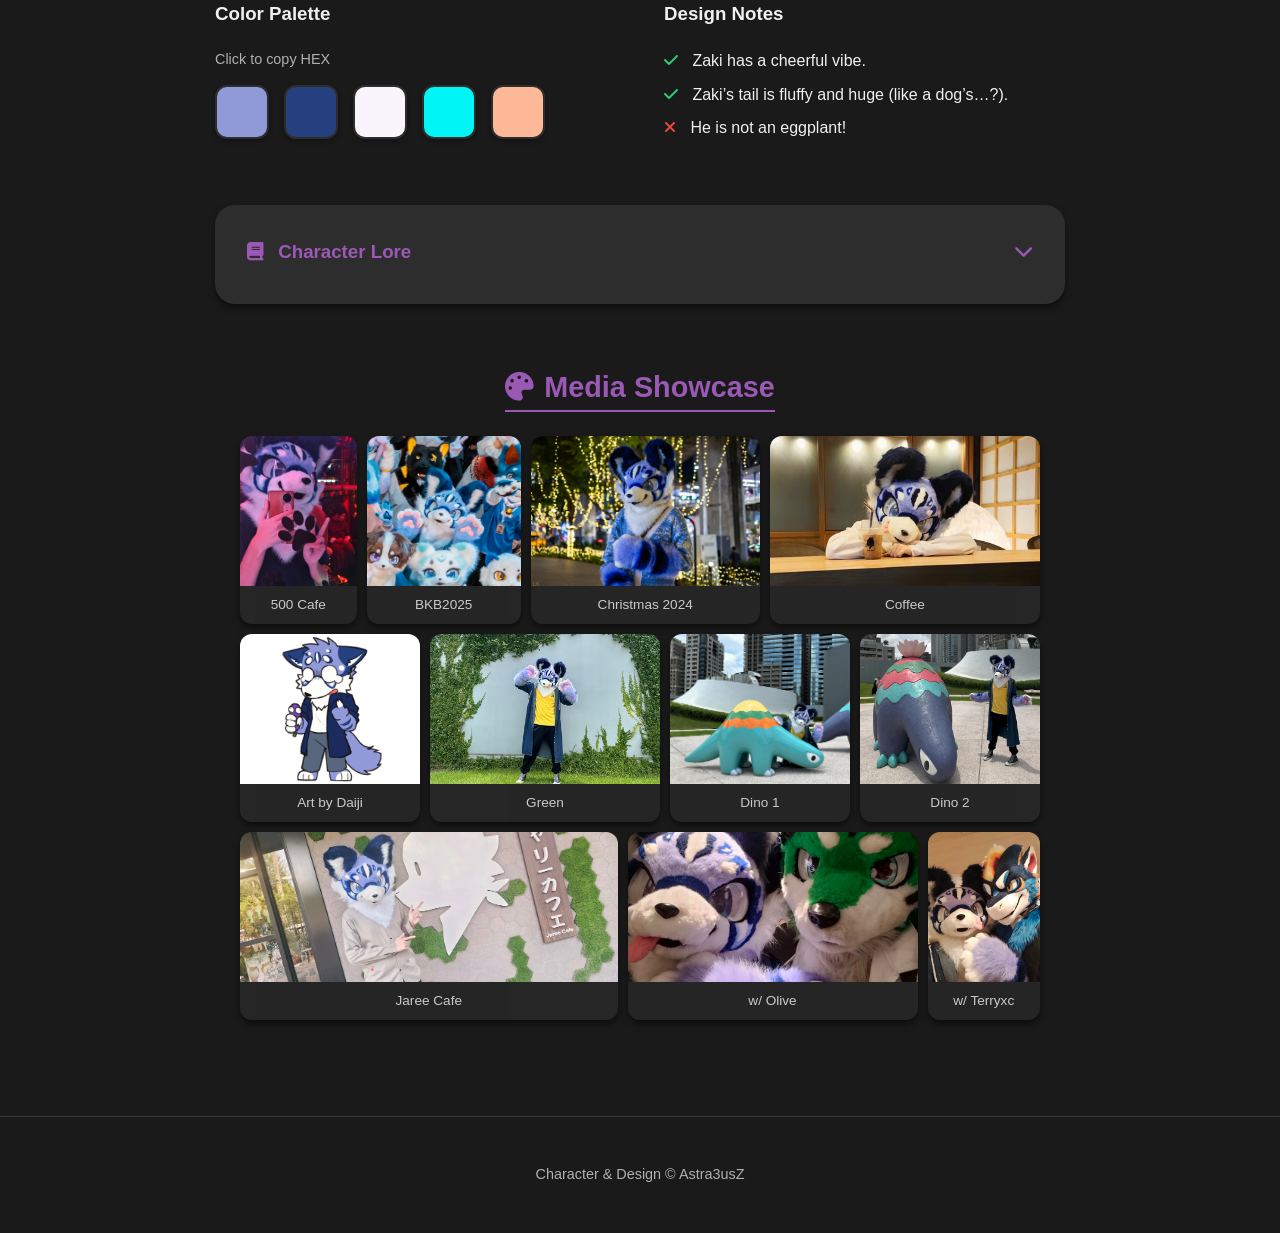
<file: ref/zaki/index.html>
<!DOCTYPE html>
<html lang="en">
  <head>
    <meta charset="UTF-8" />
    <meta name="viewport" content="width=device-width, initial-scale=1.0" />
    <title>Zaki - Reference</title>
    <link
      rel="stylesheet"
      href="https://cdnjs.cloudflare.com/ajax/libs/font-awesome/6.6.0/css/all.min.css"
    />

    <style>
      /* --- CSS VARIABLES --- */
      :root {
        --bg-color: #1a1a1a;
        --card-bg: #2d2d2d;
        --text-color: #f0f0f0;
        --accent-color: #9b59b6;
        --nav-bg: #2d2d2d;
        --shadow: 0 4px 6px rgba(0, 0, 0, 0.5);

        /* [NEW] CONTROL GALLERY HEIGHT HERE */
        --gallery-height: 150px;
      }

      body.light-mode {
        --bg-color: #f9f9f9;
        --card-bg: #ffffff;
        --text-color: #333333;
        --accent-color: #8e44ad;
        --nav-bg: #ffffff;
        --shadow: 0 4px 6px rgba(0, 0, 0, 0.1);
      }

      body {
        font-family: "Segoe UI", Tahoma, Geneva, Verdana, sans-serif;
        background-color: var(--bg-color);
        color: var(--text-color);
        margin: 0;
        padding: 0;
        transition: background-color 0.3s ease, color 0.3s ease;
        line-height: 1.6;
        display: flex;
        flex-direction: column;
        min-height: 100vh;
      }

      a {
        text-decoration: none;
        color: inherit;
      }
      ul {
        list-style: none;
        padding: 0;
      }

      /* --- HEADER --- */
      header {
        background-color: var(--nav-bg);
        padding: 0.8rem 2rem;
        position: sticky;
        top: 0;
        z-index: 1000;
        box-shadow: var(--shadow);
        box-sizing: border-box;

        display: grid;
        grid-template-columns: auto 1fr auto;
        grid-template-areas:
          "logo spacer button"
          "nav spacer button";
        align-items: center;
        row-gap: 2px;
      }

      .logo {
        grid-area: logo;
        font-weight: 800;
        font-size: 1.6rem;
        color: var(--accent-color);
        line-height: 1.1;
        letter-spacing: 1px;
      }

      nav {
        grid-area: nav;
      }

      nav ul {
        display: flex;
        gap: 15px;
        margin: 0;
        padding: 0;
      }

      nav a {
        color: var(--text-color);
        font-weight: 600;
        font-size: 0.85rem;
        opacity: 0.7;
        text-transform: uppercase;
        letter-spacing: 0.5px;
        transition: all 0.3s ease;
      }

      nav a:hover,
      nav a.active {
        color: var(--accent-color);
        opacity: 1;
      }

      #theme-toggle {
        grid-area: button;
        background: transparent;
        border: 2px solid var(--text-color);
        color: var(--text-color);
        padding: 6px 18px;
        cursor: pointer;
        border-radius: 20px;
        font-weight: 700;
        font-size: 0.85rem;
        transition: all 0.3s ease;
        align-self: center;
      }
      #theme-toggle:hover {
        background-color: var(--text-color);
        color: var(--bg-color);
      }

      /* --- CONTENT --- */
      .container {
        max-width: 1200px;
        margin: 0 auto;
        padding: 2rem 2rem;
        flex: 1;
        box-sizing: border-box;
      }

      .char-intro {
        margin-bottom: 3rem;
      }
      .char-intro h1 {
        font-size: 3.5rem;
        margin: 0;
        line-height: 1.1;
      }
      .char-intro .subtitle {
        font-size: 1.5rem;
        opacity: 0.8;
        display: block;
        margin-bottom: 1.5rem;
        color: var(--accent-color);
      }
      .char-intro p {
        font-size: 1.1rem;
        max-width: 800px;
        opacity: 0.9;
      }

      .split-layout {
        display: grid;
        grid-template-columns: 1fr 1fr;
        gap: 3rem;
        margin-bottom: 4rem;
        align-items: start;
      }
      .stats-card h3 {
        margin-top: 0;
        font-size: 1.5rem;
        margin-bottom: 1rem;
        border-bottom: 2px solid var(--accent-color);
        display: inline-block;
      }
      .stats-table {
        width: 100%;
        border-collapse: collapse;
      }
      .stats-table td {
        padding: 12px 0;
        border-bottom: 1px solid rgba(128, 128, 128, 0.2);
      }
      .stats-label {
        font-weight: bold;
        width: 30%;
        color: var(--accent-color);
      }

      .profile-card {
        text-align: center;
      }
      .profile-img {
        width: 100%;
        max-width: 275px;
        height: auto;
        border-radius: 25px;
        box-shadow: var(--shadow);
        object-fit: cover;
      }
      .img-credit {
        font-size: 0.9rem;
        opacity: 0.8;
        margin-top: 10px;
        margin-bottom: 15px;
        font-style: italic;
      }

      .ref-section {
        margin-bottom: 4rem;
        background-color: var(--card-bg);
        padding: 25px;
        border-radius: 20px;
        box-shadow: var(--shadow);
        text-align: center;
      }
      .ref-section h3 {
        margin-top: 0;
        margin-bottom: 20px;
        color: var(--accent-color);
        font-size: 1.8rem;
      }
      .full-ref-image {
        width: 100%;
        max-width: 800px;
        height: auto;
        border-radius: 25px;
        display: block;
        margin: 0 auto 15px auto;
      }
      .download-btn {
        display: inline-block;
        background-color: var(--accent-color);
        color: white;
        padding: 10px 30px;
        border-radius: 30px;
        font-weight: bold;
        transition: transform 0.2s;
      }
      .download-btn:hover {
        transform: scale(1.05);
      }

      .details-row {
        display: grid;
        grid-template-columns: 1fr 1fr;
        gap: 3rem;
        margin-bottom: 3rem;
      }
      .palette-container {
        display: flex;
        gap: 15px;
        margin-top: 10px;
        flex-wrap: wrap;
      }
      .color-swatch {
        width: 50px;
        height: 50px;
        border-radius: 12px;
        cursor: pointer;
        border: 2px solid var(--card-bg);
        box-shadow: 0 2px 5px rgba(0, 0, 0, 0.3);
      }
      .notes-list li {
        margin-bottom: 8px;
        list-style: none;
      }
      .check {
        color: #2ecc71;
        margin-right: 10px;
      }
      .cross {
        color: #e74c3c;
        margin-right: 10px;
      }

      /* --- LORE CARD --- */
      .lore-card {
        background-color: var(--card-bg);
        padding: 2rem;
        border-radius: 20px;
        box-shadow: var(--shadow);
        margin-bottom: 2rem;
      }

      details > summary {
        list-style: none;
        cursor: pointer;
        display: flex;
        justify-content: space-between;
        align-items: center;
        padding-bottom: 5px;
      }

      details > summary::-webkit-details-marker {
        display: none;
      }

      details > summary h3 {
        margin: 0;
        color: var(--accent-color);
        display: inline-block;
      }

      .toggle-icon {
        transition: transform 0.3s ease;
        font-size: 1.2rem;
        color: var(--accent-color);
      }

      details[open] .toggle-icon {
        transform: rotate(180deg);
      }

      details p {
        max-width: 750px;
        margin-top: 1.5rem;
        animation: fadeIn 0.4s ease-in-out;
      }

      @keyframes fadeIn {
        from {
          opacity: 0;
          transform: translateY(-5px);
        }
        to {
          opacity: 1;
          transform: translateY(0);
        }
      }

      /* --- ART GALLERY UPDATED --- */
      .gallery-section {
        max-width: 800px;
        margin: 0 auto 4rem auto;
        text-align: center;
      }

      .gallery-section h3 {
        font-size: 1.8rem;
        color: var(--accent-color);
        margin-bottom: 1.5rem;
        display: inline-block;
        border-bottom: 2px solid var(--accent-color);
      }

      .gallery-grid {
        display: flex;
        flex-wrap: wrap;
        gap: 10px; /* Space between images */
      }

      /* Card Container */
      .gallery-card {
        height: auto;
        flex-grow: 1; /* Allows card to stretch to fill row */
        flex-basis: auto; /* Start size is determined by content (image) */

        display: flex;
        flex-direction: column;
        background-color: var(--nav-bg);
        border-radius: 12px;
        overflow: hidden;
        box-shadow: var(--shadow);
        cursor: pointer;
        transition: transform 0.2s ease;
      }

      .gallery-card:last-child {
        flex-grow: 0;
      }

      .gallery-card:hover {
        transform: translateY(-5px);
        z-index: 10;
      }

      /* Image inside Card */
      .gallery-card img {
        height: var(--gallery-height); /* Fixed height from variable */
        width: auto; /* Width scales naturally */
        min-width: 100%; /* Ensures image covers the card if flex stretches it */
        object-fit: cover;
        display: block;
      }

      /* Credit Text */
      .gallery-credit {
        padding: 8px 10px;
        font-size: 0.85rem;
        color: var(--text-color);
        opacity: 0.8;
        background-color: rgba(0, 0, 0, 0.2);

        /* Magic fix to prevent text from forcing card wider than image */
        max-width: 0;
        min-width: 100%;
        box-sizing: border-box;
        white-space: nowrap;
        overflow: hidden;
        text-overflow: ellipsis;
      }

      /* --- LIGHTBOX (Overlay) --- */
      .lightbox {
        display: none;
        position: fixed;
        z-index: 2000;
        left: 0;
        top: 0;
        width: 100%;
        height: 100%;
        background-color: rgba(0, 0, 0, 0.9);
        justify-content: center;
        align-items: center;
        opacity: 0;
        transition: opacity 0.3s ease;
      }

      .lightbox.active {
        display: flex;
        opacity: 1;
      }

      .lightbox-content {
        max-width: 90%;
        max-height: 90%;
        border-radius: 8px;
        box-shadow: 0 0 20px rgba(255, 255, 255, 0.2);
        animation: zoomIn 0.3s ease;
      }

      @keyframes zoomIn {
        from {
          transform: scale(0.8);
          opacity: 0;
        }
        to {
          transform: scale(1);
          opacity: 1;
        }
      }

      .close-btn {
        position: absolute;
        top: 20px;
        right: 35px;
        color: #fff;
        font-size: 40px;
        font-weight: bold;
        cursor: pointer;
        transition: color 0.2s;
      }
      .close-btn:hover {
        color: var(--accent-color);
      }

      /* --- FOOTER --- */
      footer {
        text-align: center;
        padding: 2rem;
        font-size: 0.9rem;
        opacity: 0.7;
        margin-top: auto;
        border-top: 1px solid #444;
      }

      /* --- MOBILE ADJUSTMENTS --- */
      @media (max-width: 900px) {
        /* Update gallery height for mobile */
        :root {
          --gallery-height: 100px;
        }

        .split-layout,
        .details-row {
          grid-template-columns: 1fr;
        }
        .char-intro h1 {
          font-size: 2.5rem;
        }
        .profile-img {
          max-width: 100%;
        }
        .full-ref-image {
          max-width: 100%;
        }

        header {
          padding: 0.8rem 1rem;
          grid-template-columns: 1fr auto;
          grid-template-areas:
            "logo button"
            "nav nav";
          row-gap: 10px;
        }

        .logo {
          font-size: 1.4rem;
        }
        nav ul {
          justify-content: center;
          gap: 12px;
        }
        nav a {
          font-size: 0.75rem;
        }
      }
    </style>
  </head>
  <body>
    <header>
      <div class="logo">ASTRA3USZ</div>
      <button id="theme-toggle">Light Mode</button>
      <nav>
        <ul>
          <li><a href="../../index.html#about">About</a></li>
          <li><a href="../../index.html#events">Events</a></li>
          <li><a href="../../index.html#socials">Socials</a></li>
          <li><a href="../index.html" class="active">Reference</a></li>
        </ul>
      </nav>
    </header>

    <div class="container">
      <div class="char-intro">
        <h1>Murano Zaki</h1>
        <span class="subtitle">The Earthbound Companion</span>
        <p>
          A friendly and cheerful soul living on Earth. Zaki is but an ordinary
          person, yet he always finds joy in life, and wherever he goes, he
          radiates that warmth to those around him.
        </p>
      </div>

      <div class="split-layout">
        <div class="stats-card">
          <h3>Character Bio</h3>
          <table class="stats-table">
            <tr>
              <td class="stats-label">Species</td>
              <td>Anima Terrena (Serval)</td>
            </tr>
            <tr>
              <td class="stats-label">Origin</td>
              <td>Earth</td>
            </tr>
            <tr>
              <td class="stats-label">Gender</td>
              <td>Male</td>
            </tr>
            <tr>
              <td class="stats-label">Birthday</td>
              <td>February 29th</td>
            </tr>
            <tr>
              <td class="stats-label">Height</td>
              <td>167 cm</td>
            </tr>
          </table>
        </div>
        <div class="profile-card">
          <img src="profile.jpg" alt="Profile" class="profile-img" />
          <div class="img-credit">Art by Kano</div>
        </div>
      </div>

      <div class="ref-section">
        <h3>Reference Sheet</h3>
        <img src="ref.png" alt="Full Reference Sheet" class="full-ref-image" />
        <div class="img-credit">Reference Sheet by Leoneal</div>
        <a href="ref.png" download class="download-btn">
          <i class="fas fa-download"></i> Download Full Size
        </a>
      </div>

      <div class="details-row">
        <div>
          <h3>Color Palette</h3>
          <p style="font-size: 0.9rem; opacity: 0.7">Click to copy HEX</p>
          <div class="palette-container">
            <div
              class="color-swatch"
              style="background: #919ad8"
              data-color="#919ad8"
              onclick="copyColor(this)"
            ></div>
            <div
              class="color-swatch"
              style="background: #274180"
              data-color="#274180"
              onclick="copyColor(this)"
            ></div>
            <div
              class="color-swatch"
              style="background: #faf4fc"
              data-color="#faf4fc"
              onclick="copyColor(this)"
            ></div>
            <div
              class="color-swatch"
              style="background: #00f5f7"
              data-color="#00f5f7"
              onclick="copyColor(this)"
            ></div>
            <div
              class="color-swatch"
              style="background: #fdb897"
              data-color="#fdb897"
              onclick="copyColor(this)"
            ></div>
          </div>
        </div>
        <div>
          <h3>Design Notes</h3>
          <ul class="notes-list">
            <li>
              <i class="fas fa-check check"></i> Zaki has a cheerful vibe.
            </li>
            <li>
              <i class="fas fa-check check"></i> Zaki’s tail is fluffy and huge
              (like a dog’s…?).
            </li>
            <li><i class="fas fa-times cross"></i> He is not an eggplant!</li>
          </ul>
        </div>
      </div>

      <div class="lore-card">
        <details>
          <summary>
            <h3>
              <i class="fas fa-book" style="margin-right: 10px"></i>
              Character Lore
            </h3>
            <i class="fas fa-chevron-down toggle-icon"></i>
          </summary>
          <p>
            Lorem ipsum dolor, sit amet consectetur adipisicing elit.
            Consequuntur mollitia commodi facilis eum quasi quas harum? Quae
            magni quos at, atque error porro iure facilis doloremque
            necessitatibus dolorum aperiam officia.
          </p>
        </details>
      </div>

      <div class="gallery-section">
        <h3>
          <i class="fas fa-palette" style="margin-right: 10px"></i>Media
          Showcase
        </h3>
        <div class="gallery-grid" id="gallery-container"></div>
      </div>
    </div>

    <div id="lightbox" class="lightbox" onclick="closeLightbox(event)">
      <span class="close-btn" onclick="closeLightbox(event)">&times;</span>
      <img class="lightbox-content" id="lightbox-img" />
    </div>

    <footer>
      <p>Character & Design © Astra3usZ</p>
    </footer>

    <script>
      const toggleButton = document.getElementById("theme-toggle");
      const body = document.body;
      toggleButton.addEventListener("click", () => {
        body.classList.toggle("light-mode");
        if (body.classList.contains("light-mode")) {
          toggleButton.textContent = "Dark Mode";
        } else {
          toggleButton.textContent = "Light Mode";
        }
      });
      function copyColor(element) {
        const hex = element.getAttribute("data-color");
        navigator.clipboard.writeText(hex).then(() => {
          alert("Copied " + hex + " to clipboard!");
        });
      }

      // --- LIGHTBOX JS ---
      const lightbox = document.getElementById("lightbox");
      const lightboxImg = document.getElementById("lightbox-img");

      function openLightbox(imgElement) {
        lightbox.classList.add("active");
        lightboxImg.src = imgElement.src;
        document.body.style.overflow = "hidden"; // Prevent scrolling
      }

      function closeLightbox(event) {
        if (event.target !== lightboxImg) {
          lightbox.classList.remove("active");
          document.body.style.overflow = "auto";
        }
      }

      /* --- DYNAMIC GALLERY GENERATOR --- */

      const galleryData = [
        { src: "img/500cafe.jpg", credit: "500 Cafe" },
        { src: "img/bkb2025.jpg", credit: "BKB2025" },
        { src: "img/christmasPhoto.jpg", credit: "Christmas 2024" },
        { src: "img/drinkCoffee.jpg", credit: "Coffee" },
        { src: "img/eggplantDaiji.jpg", credit: "Art by Daiji" },
        { src: "img/greenBuilding.jpg", credit: "Green" },
        { src: "img/IMG_6746.jpg", credit: "Dino 1" },
        { src: "img/IMG_6753.jpg", credit: "Dino 2" },
        { src: "img/jareeCafe.jpg", credit: "Jaree Cafe" },
        { src: "img/withOlive.jpeg", credit: "w/ Olive" },
        { src: "img/withTerryxc.jpg", credit: "w/ Terryxc" },
      ];

      const galleryContainer = document.getElementById("gallery-container");

      galleryData.forEach((item) => {
        const card = document.createElement("div");
        card.className = "gallery-card";

        const img = document.createElement("img");
        img.src = item.src;
        img.alt = item.credit;
        img.onclick = function () {
          openLightbox(this);
        };

        const credit = document.createElement("div");
        credit.className = "gallery-credit";
        credit.textContent = item.credit;

        card.appendChild(img);
        card.appendChild(credit);
        galleryContainer.appendChild(card);
      });
    </script>
  </body>
</html>
</file>
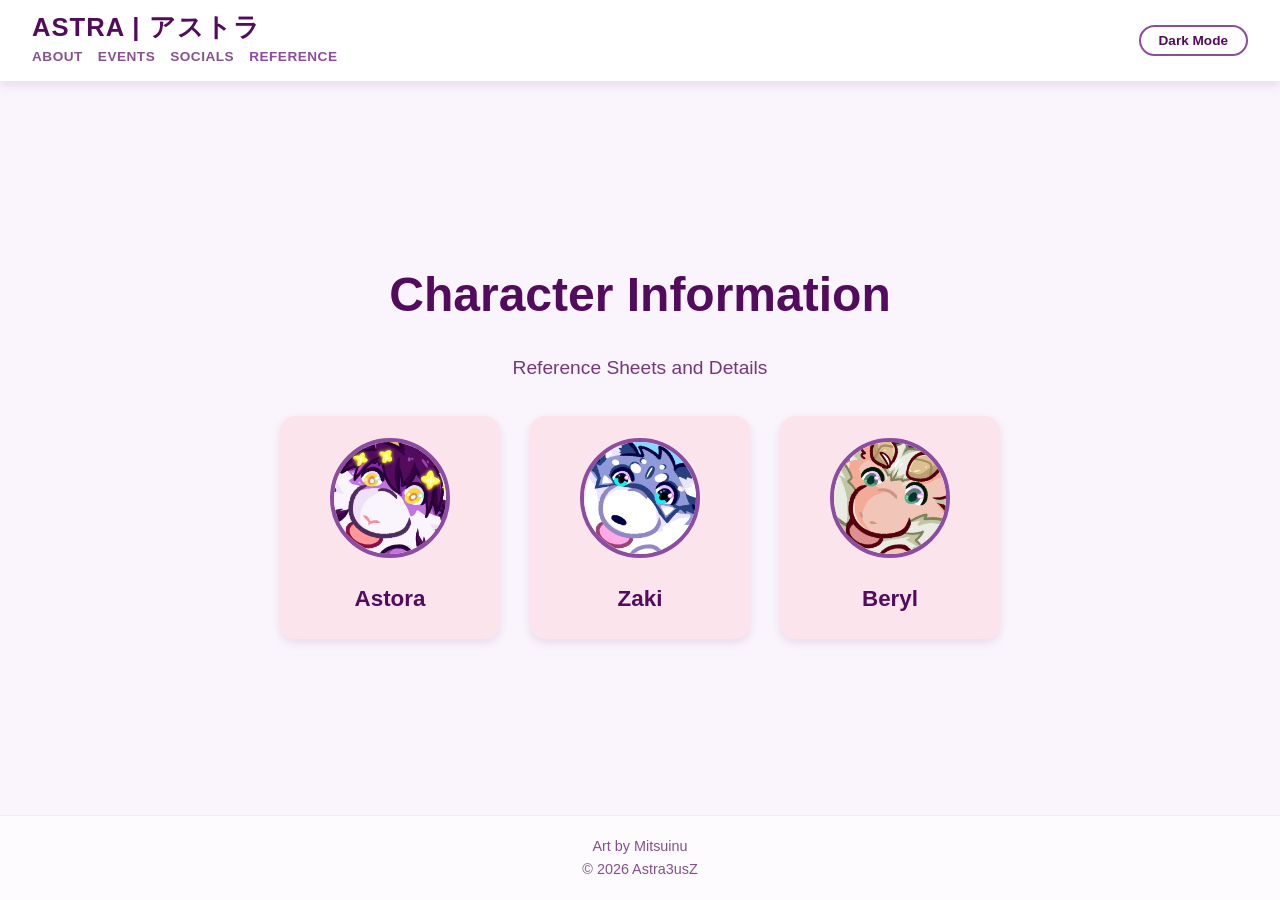
<file: ref/ref.html>
<!doctype html>
<html lang="en">
  <head>
    <meta charset="UTF-8" />
    <meta name="viewport" content="width=device-width, initial-scale=1.0" />
    <title>Character | Astra3usZ</title>
    <link rel="icon" type="image/png" href="../img/icon.png" />
    <link
      rel="stylesheet"
      href="https://cdnjs.cloudflare.com/ajax/libs/font-awesome/6.6.0/css/all.min.css"
    />

    <style>
      /* --- CSS VARIABLES (Matched to Index) --- */
      :root {
        --bg-color: #120316;
        --card-bg: #530b5d;
        --text-color: #faf4fc;
        --accent-color: #f9d631;
        --nav-bg: #1d0d21;
        --shadow: 0 4px 15px rgba(0, 0, 0, 0.6);
      }

      body.light-mode {
        --bg-color: #faf4fc;
        --card-bg: #fce4ec;
        --text-color: #530b5d;
        --accent-color: #8c4ca0;
        --nav-bg: #ffffff;
        --shadow: 0 4px 10px rgba(83, 11, 93, 0.1);
      }

      * {
        box-sizing: border-box;
      }

      html,
      body {
        width: 100%;
        max-width: 100%;
        overflow-x: hidden;
        margin: 0;
        padding: 0;
      }

      body {
        font-family: "Segoe UI", Tahoma, Geneva, Verdana, sans-serif;
        background-color: var(--bg-color);
        color: var(--text-color);
        transition:
          background-color 0.3s ease,
          color 0.3s ease;
        line-height: 1.6;
        min-height: 100vh;
        display: flex;
        flex-direction: column;
      }

      a {
        text-decoration: none;
        color: inherit;
      }
      ul {
        list-style: none;
        padding: 0;
      }

      /* --- HEADER --- */
      header {
        background-color: var(--nav-bg);
        padding: 0.8rem 2rem;
        position: sticky;
        top: 0;
        z-index: 1000;
        box-shadow: var(--shadow);
        box-sizing: border-box;
        display: grid;
        grid-template-columns: auto 1fr auto;
        grid-template-areas:
          "logo spacer button"
          "nav spacer button";
        align-items: center;
        row-gap: 2px;
      }

      .logo {
        grid-area: logo;
        font-weight: 800;
        font-size: 1.6rem;
        color: var(--text-color);
        line-height: 1.1;
        letter-spacing: 1px;
      }

      nav {
        grid-area: nav;
      }

      nav ul {
        display: flex;
        gap: 15px;
        margin: 0;
        padding: 0;
      }

      nav a {
        color: var(--text-color);
        font-weight: 600;
        font-size: 0.85rem;
        opacity: 0.7;
        text-transform: uppercase;
        letter-spacing: 0.5px;
        transition: all 0.3s ease;
      }

      nav a:hover,
      nav a.active {
        color: var(--accent-color);
        opacity: 1;
      }

      #theme-toggle {
        grid-area: button;
        background: transparent;
        border: 2px solid var(--accent-color);
        color: var(--text-color);
        padding: 6px 18px;
        cursor: pointer;
        border-radius: 20px;
        font-weight: 700;
        font-size: 0.85rem;
        transition: all 0.3s ease;
        align-self: center;
      }
      #theme-toggle:hover {
        background-color: var(--accent-color);
        color: #1a1a1a;
      }

      /* --- CONTENT --- */
      .container {
        max-width: 1200px;
        margin: 0 auto;
        padding: 1rem 2rem;
        text-align: center;
        flex: 1;
        display: flex;
        flex-direction: column;
        justify-content: center;
        width: 100%;
      }

      .page-title h1 {
        font-size: 3rem;
        margin-bottom: 0.5rem;
        margin-top: 0;
      }
      .page-title p {
        font-size: 1.2rem;
        opacity: 0.8;
        margin-bottom: 2rem;
      }

      .char-row {
        display: flex;
        justify-content: center;
        gap: 30px;
        flex-wrap: wrap;
      }

      .char-card {
        background-color: var(--card-bg);
        border-radius: 15px;
        padding: 20px;
        text-align: center;
        box-shadow: var(--shadow);
        transition:
          transform 0.3s ease,
          box-shadow 0.3s ease;
        text-decoration: none;
        display: block;
        width: 220px;
        border: 2px solid transparent;
      }
      .char-card:hover {
        transform: translateY(-10px);
        box-shadow: 0 10px 20px rgba(0, 0, 0, 0.4);
        border-color: var(--accent-color);
      }

      .char-avatar {
        width: 120px;
        height: 120px;
        border-radius: 50%;
        object-fit: cover;
        margin-bottom: 15px;
        border: 4px solid var(--accent-color);
      }
      .char-name {
        font-size: 1.4rem;
        font-weight: bold;
        color: var(--text-color);
      }

      /* --- FOOTER --- */
      footer {
        text-align: center;
        padding: 1.2rem 2rem;
        font-size: 0.9rem;
        opacity: 0.7;
        border-top: 1px solid rgba(194, 114, 227, 0.2);
        background-color: var(--nav-bg);
        display: flex;
        flex-direction: column;
        justify-content: center;
        align-items: center;
        margin-top: auto;
      }
      footer p {
        margin: 0;
      }

      /* --- MOBILE ADJUSTMENTS --- */
      @media (max-width: 768px) {
        header {
          padding: 0.8rem 1rem;
          grid-template-columns: 1fr auto;
          grid-template-areas: "logo button" "nav nav";
          row-gap: 10px;
        }
        .logo {
          font-size: 1.4rem;
        }
        nav ul {
          justify-content: center;
          gap: 12px;
        }
        nav a {
          font-size: 0.75rem;
        }
        .container {
          padding: 2rem 1rem;
        }
      }
    </style>
  </head>
  <body>
    <header>
      <div class="logo">ASTRA | アストラ</div>
      <button id="theme-toggle">Light Mode</button>
      <nav>
        <ul>
          <li><a href="../index.html#about">About</a></li>
          <li><a href="../index.html#events">Events</a></li>
          <li><a href="../index.html#socials">Socials</a></li>
          <li><a href="#" class="active">Reference</a></li>
        </ul>
      </nav>
    </header>

    <div class="container">
      <div class="page-title">
        <h1>Character Information</h1>
        <p>Reference Sheets and Details</p>
      </div>

      <div class="char-row">
        <a href="./astora/astora.html" class="char-card">
          <img src="astora.png" alt="Astora" class="char-avatar" />
          <div class="char-name">Astora</div>
        </a>
        <a href="./zaki/zaki.html" class="char-card">
          <img src="zaki.png" alt="Zaki" class="char-avatar" />
          <div class="char-name">Zaki</div>
        </a>
        <a href="./beryl/beryl.html" class="char-card">
          <img src="beryl.png" alt="Beryl" class="char-avatar" />
          <div class="char-name">Beryl</div>
        </a>
      </div>
    </div>

    <footer>
      <p>Art by Mitsuinu</p>
      <p>© 2026 Astra3usZ</p>
    </footer>

    <script>
      /* --- HIERARCHY PERSISTENT THEME LOGIC --- */
      const body = document.body;
      const toggleButton = document.getElementById("theme-toggle");
      const currentTheme = localStorage.getItem("theme");
      const prefersDark = window.matchMedia("(prefers-color-scheme: dark)");

      const setTheme = (theme) => {
        if (theme === "light") {
          body.classList.add("light-mode");
          toggleButton.textContent = "Dark Mode";
        } else {
          body.classList.remove("light-mode");
          toggleButton.textContent = "Light Mode";
        }
      };

      if (currentTheme) {
        setTheme(currentTheme);
      } else if (!prefersDark.matches) {
        setTheme("light");
      }

      toggleButton.addEventListener("click", () => {
        const isLight = body.classList.toggle("light-mode");
        const theme = isLight ? "light" : "dark";
        localStorage.setItem("theme", theme);
        toggleButton.textContent = isLight ? "Dark Mode" : "Light Mode";
      });
    </script>
  </body>
</html>
</file>
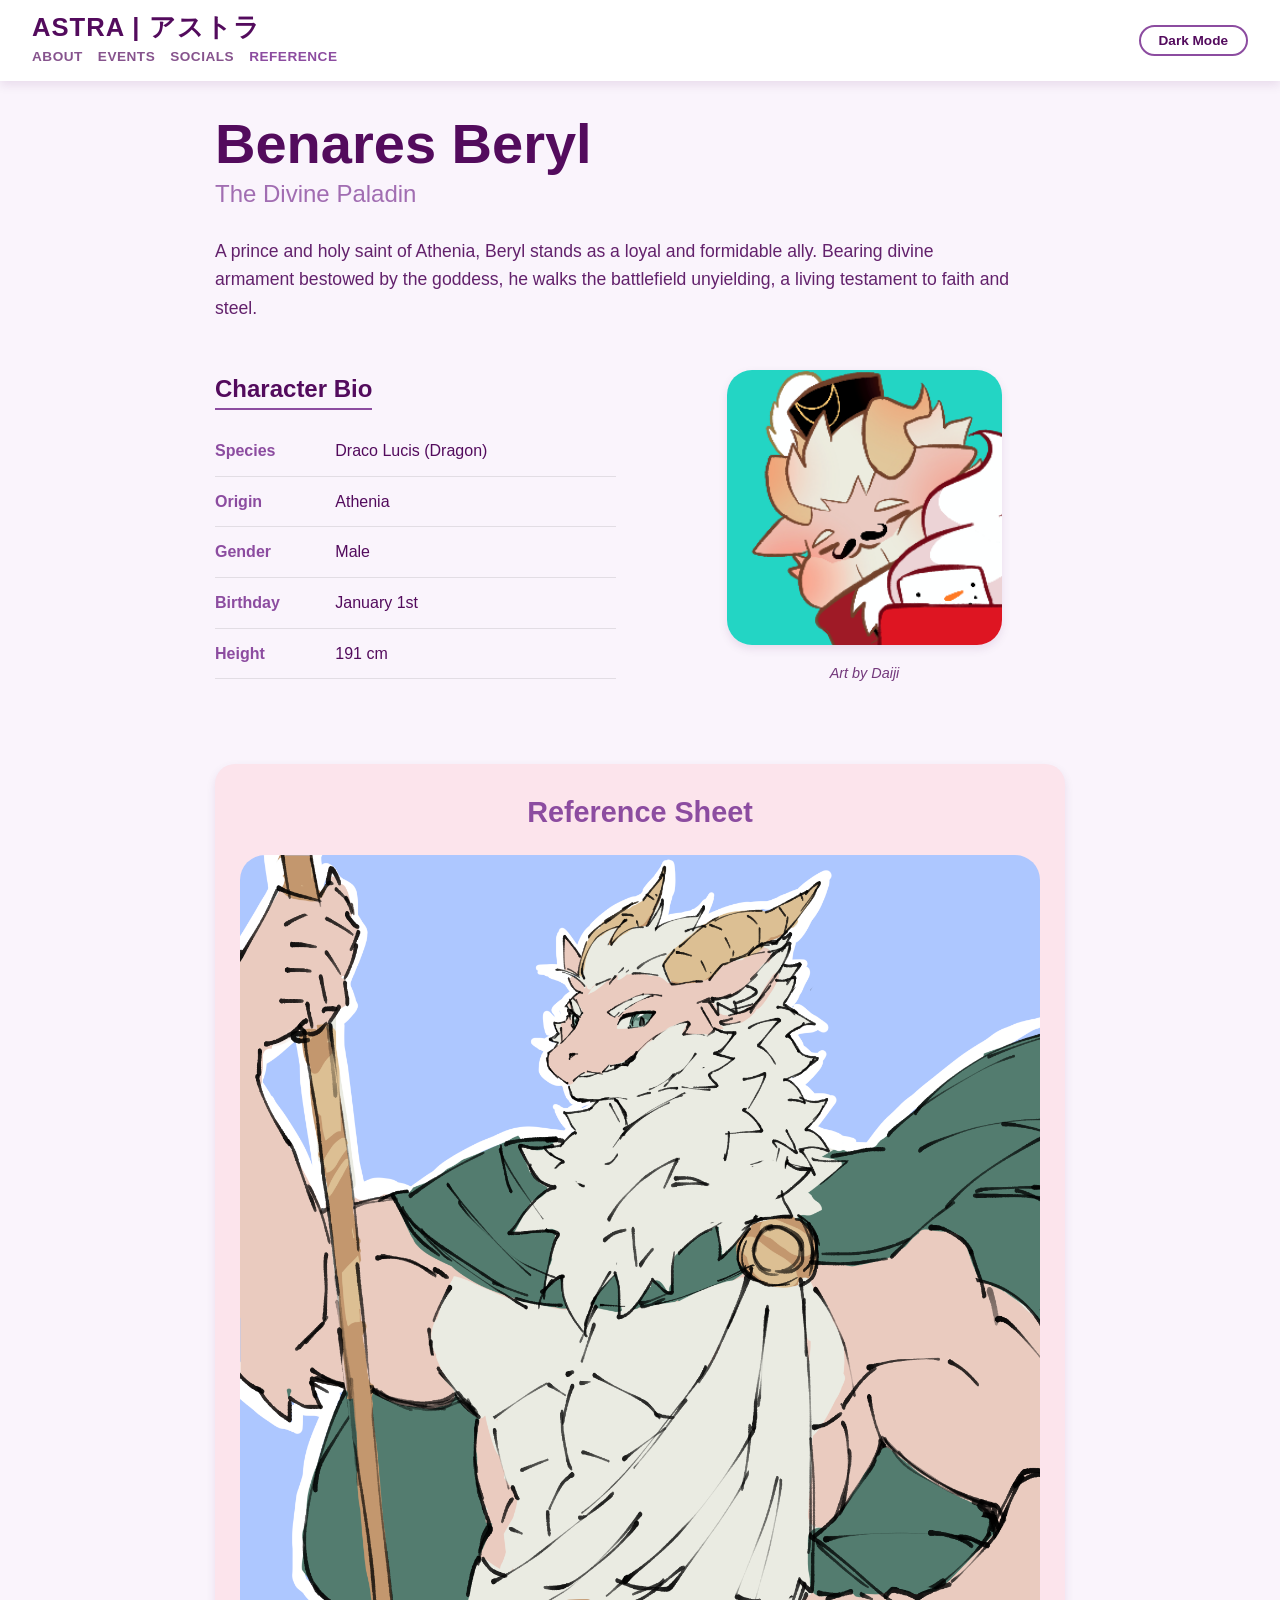
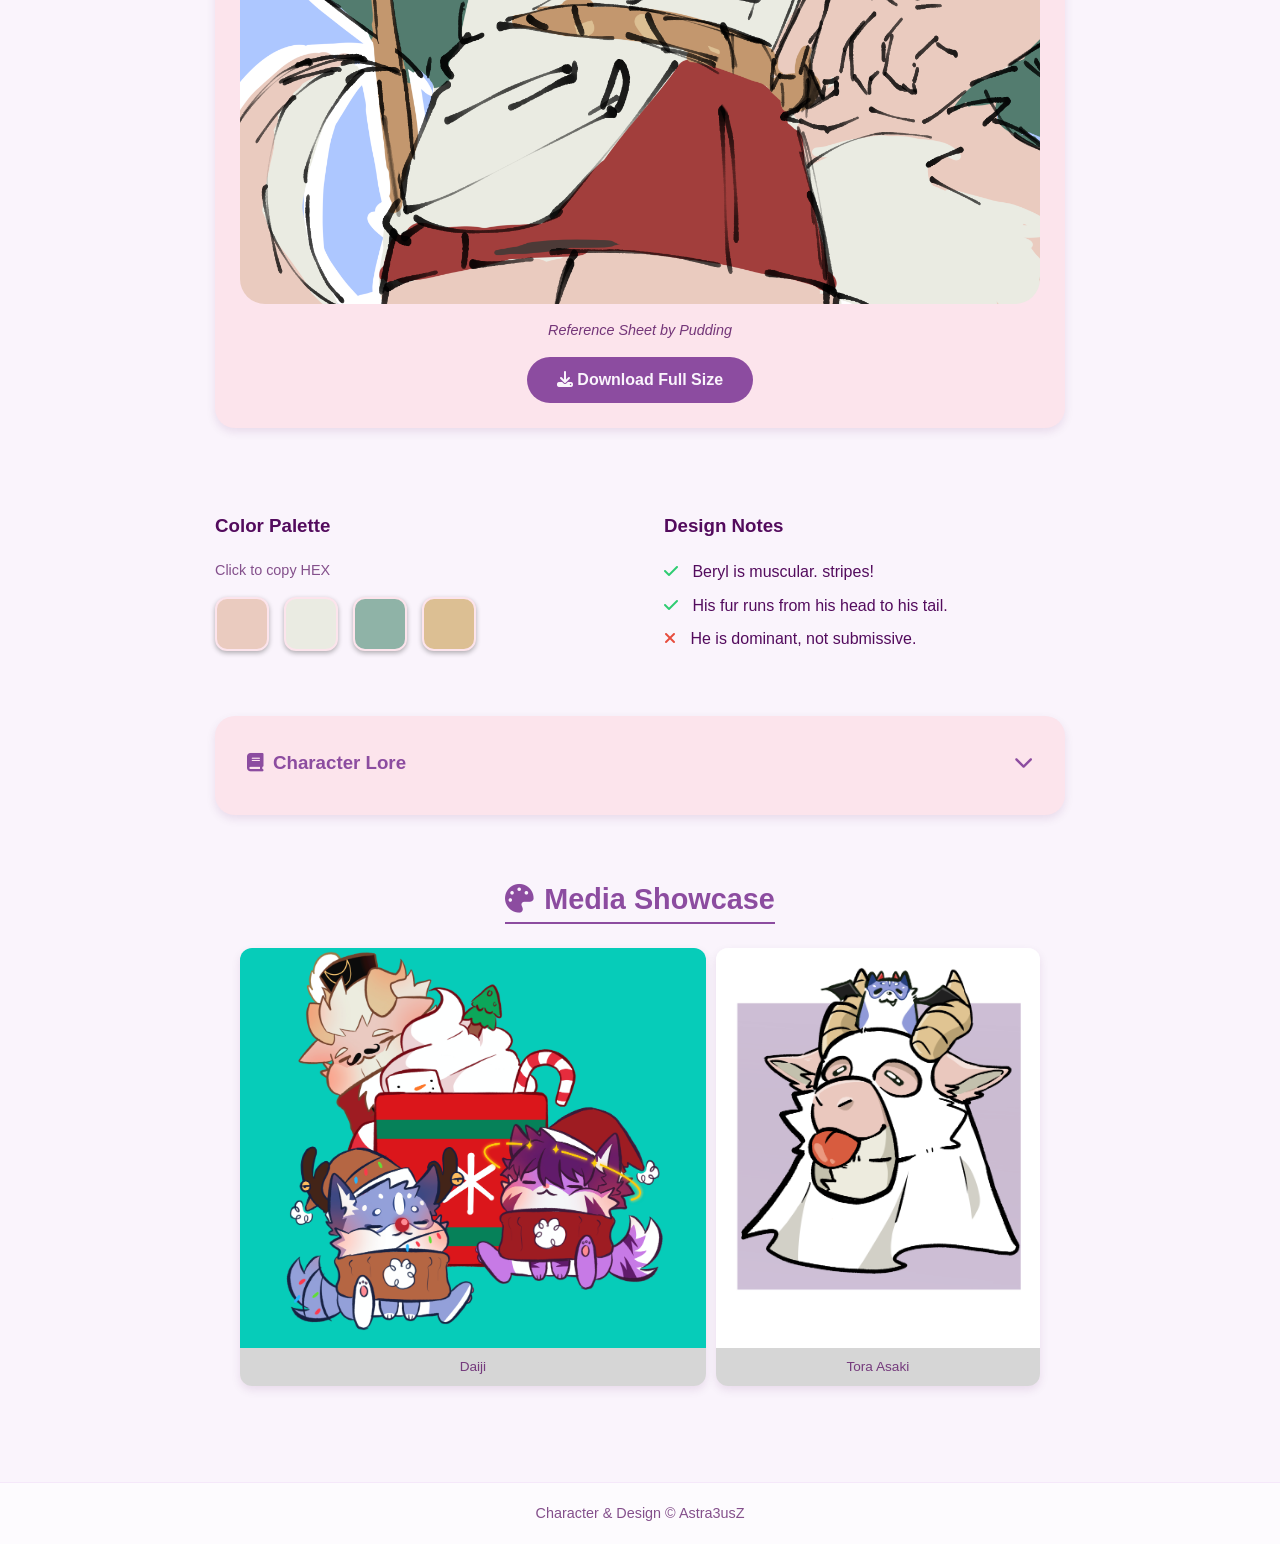
<file: ref/beryl/beryl.html>
<!doctype html>
<html lang="en">
  <head>
    <meta charset="UTF-8" />
    <meta name="viewport" content="width=device-width, initial-scale=1.0" />
    <title>Beryl | Astra3usZ</title>
    <link rel="icon" type="image/png" href="../../img/icon.png" />
    <link
      rel="stylesheet"
      href="https://cdnjs.cloudflare.com/ajax/libs/font-awesome/6.6.0/css/all.min.css"
    />
    <link rel="stylesheet" href="../ref-style.css" />
    <style>
      /* [PRESERVED] Gallery Height Override for Beryl */
      :root {
        --gallery-height: 400px;
      }
    </style>
  </head>
  <body>
    <header>
      <div class="logo">ASTRA | アストラ</div>
      <button id="theme-toggle">Light Mode</button>
      <nav>
        <ul>
          <li><a href="../../index.html#about">About</a></li>
          <li><a href="../../index.html#events">Events</a></li>
          <li><a href="../../index.html#socials">Socials</a></li>
          <li><a href="../ref.html" class="active">Reference</a></li>
        </ul>
      </nav>
    </header>

    <div class="container">
      <div class="char-intro">
        <h1>Benares Beryl</h1>
        <span class="subtitle">The Divine Paladin</span>
        <p>
          A prince and holy saint of Athenia, Beryl stands as a loyal and
          formidable ally. Bearing divine armament bestowed by the goddess, he
          walks the battlefield unyielding, a living testament to faith and
          steel.
        </p>
      </div>

      <div class="split-layout">
        <div class="stats-card">
          <h3>Character Bio</h3>
          <table class="stats-table">
            <tr>
              <td class="stats-label">Species</td>
              <td>Draco Lucis (Dragon)</td>
            </tr>
            <tr>
              <td class="stats-label">Origin</td>
              <td>Athenia</td>
            </tr>
            <tr>
              <td class="stats-label">Gender</td>
              <td>Male</td>
            </tr>
            <tr>
              <td class="stats-label">Birthday</td>
              <td>January 1st</td>
            </tr>
            <tr>
              <td class="stats-label">Height</td>
              <td>191 cm</td>
            </tr>
          </table>
        </div>
        <div class="profile-card">
          <img src="profile.png" alt="Profile" class="profile-img" />
          <div class="img-credit">Art by Daiji</div>
        </div>
      </div>

      <div class="ref-section">
        <h3>Reference Sheet</h3>
        <img src="ref.png" alt="Full Reference Sheet" class="full-ref-image" />
        <div class="img-credit">Reference Sheet by Pudding</div>
        <a href="ref.png" download class="download-btn">
          <i class="fas fa-download"></i> Download Full Size
        </a>
      </div>

      <div class="details-row">
        <div>
          <h3>Color Palette</h3>
          <p style="font-size: 0.9rem; opacity: 0.7">Click to copy HEX</p>
          <div class="palette-container">
            <div
              class="color-swatch"
              style="background: #eacbbf"
              data-color="#eacbbf"
              onclick="copyColor(this)"
            ></div>
            <div
              class="color-swatch"
              style="background: #eaebe2"
              data-color="#eaebe2"
              onclick="copyColor(this)"
            ></div>
            <div
              class="color-swatch"
              style="background: #8fb3a7"
              data-color="#8fb3a7"
              onclick="copyColor(this)"
            ></div>
            <div
              class="color-swatch"
              style="background: #dcbf93"
              data-color="#dcbf93"
              onclick="copyColor(this)"
            ></div>
          </div>
        </div>
        <div>
          <h3>Design Notes</h3>
          <ul class="notes-list">
            <li>
              <i class="fas fa-check check"></i> Beryl is muscular. stripes!
            </li>
            <li>
              <i class="fas fa-check check"></i> His fur runs from his head to
              his tail.
            </li>
            <li>
              <i class="fas fa-times cross"></i> He is dominant, not submissive.
            </li>
          </ul>
        </div>
      </div>

      <div class="lore-card">
        <details>
          <summary>
            <h3>
              <i class="fas fa-book" style="margin-right: 10px"></i>Character
              Lore
            </h3>
            <i class="fas fa-chevron-down toggle-icon"></i>
          </summary>
          <p>
            Lorem ipsum dolor, sit amet consectetur adipisicing elit.
            Consequuntur mollitia commodi facilis eum quasi quas harum? Quae
            magni quos at, atque error porro iure facilis doloremque
            necessitatibus dolorum aperiam officia.
          </p>
        </details>
      </div>

      <div class="gallery-section">
        <h3>
          <i class="fas fa-palette" style="margin-right: 10px"></i>Media
          Showcase
        </h3>
        <div class="gallery-grid" id="gallery-container"></div>
      </div>
    </div>

    <div id="lightbox" class="lightbox" onclick="closeLightbox(event)">
      <span class="close-btn" onclick="closeLightbox(event)">&times;</span>
      <img class="lightbox-content" id="lightbox-img" />
    </div>

    <footer>
      <p>Character & Design © Astra3usZ</p>
    </footer>

    <script>
      /* --- HIERARCHY PERSISTENT THEME LOGIC --- */
      const body = document.body;
      const toggleButton = document.getElementById("theme-toggle");
      const currentTheme = localStorage.getItem("theme");
      const prefersDark = window.matchMedia("(prefers-color-scheme: dark)");

      const setTheme = (theme) => {
        if (theme === "light") {
          body.classList.add("light-mode");
          toggleButton.textContent = "Dark Mode";
        } else {
          body.classList.remove("light-mode");
          toggleButton.textContent = "Light Mode";
        }
      };

      if (currentTheme) {
        setTheme(currentTheme);
      } else if (!prefersDark.matches) {
        setTheme("light");
      }

      toggleButton.addEventListener("click", () => {
        const isLight = body.classList.toggle("light-mode");
        const theme = isLight ? "light" : "dark";
        localStorage.setItem("theme", theme);
        toggleButton.textContent = isLight ? "Dark Mode" : "Light Mode";
      });

      function copyColor(element) {
        const hex = element.getAttribute("data-color");
        navigator.clipboard.writeText(hex).then(() => {
          alert("Copied " + hex + " to clipboard!");
        });
      }

      const lightbox = document.getElementById("lightbox");
      const lightboxImg = document.getElementById("lightbox-img");

      function openLightbox(imgElement) {
        lightbox.classList.add("active");
        lightboxImg.src = imgElement.src;
        document.body.style.overflow = "hidden";
      }

      function closeLightbox(event) {
        if (event.target !== lightboxImg) {
          lightbox.classList.remove("active");
          document.body.style.overflow = "auto";
        }
      }

      const galleryData = [
        { src: "marshmallowDaiji.png", credit: "Daiji" },
        { src: "ภาพวาด154.9.png", credit: "Tora Asaki" },
      ];

      const galleryContainer = document.getElementById("gallery-container");
      galleryData.forEach((item) => {
        const card = document.createElement("div");
        card.className = "gallery-card";
        const img = document.createElement("img");
        img.src = item.src;
        img.alt = item.credit;
        img.onclick = function () {
          openLightbox(this);
        };
        const credit = document.createElement("div");
        credit.className = "gallery-credit";
        credit.textContent = item.credit;
        card.appendChild(img);
        card.appendChild(credit);
        galleryContainer.appendChild(card);
      });
    </script>
  </body>
</html>
</file>
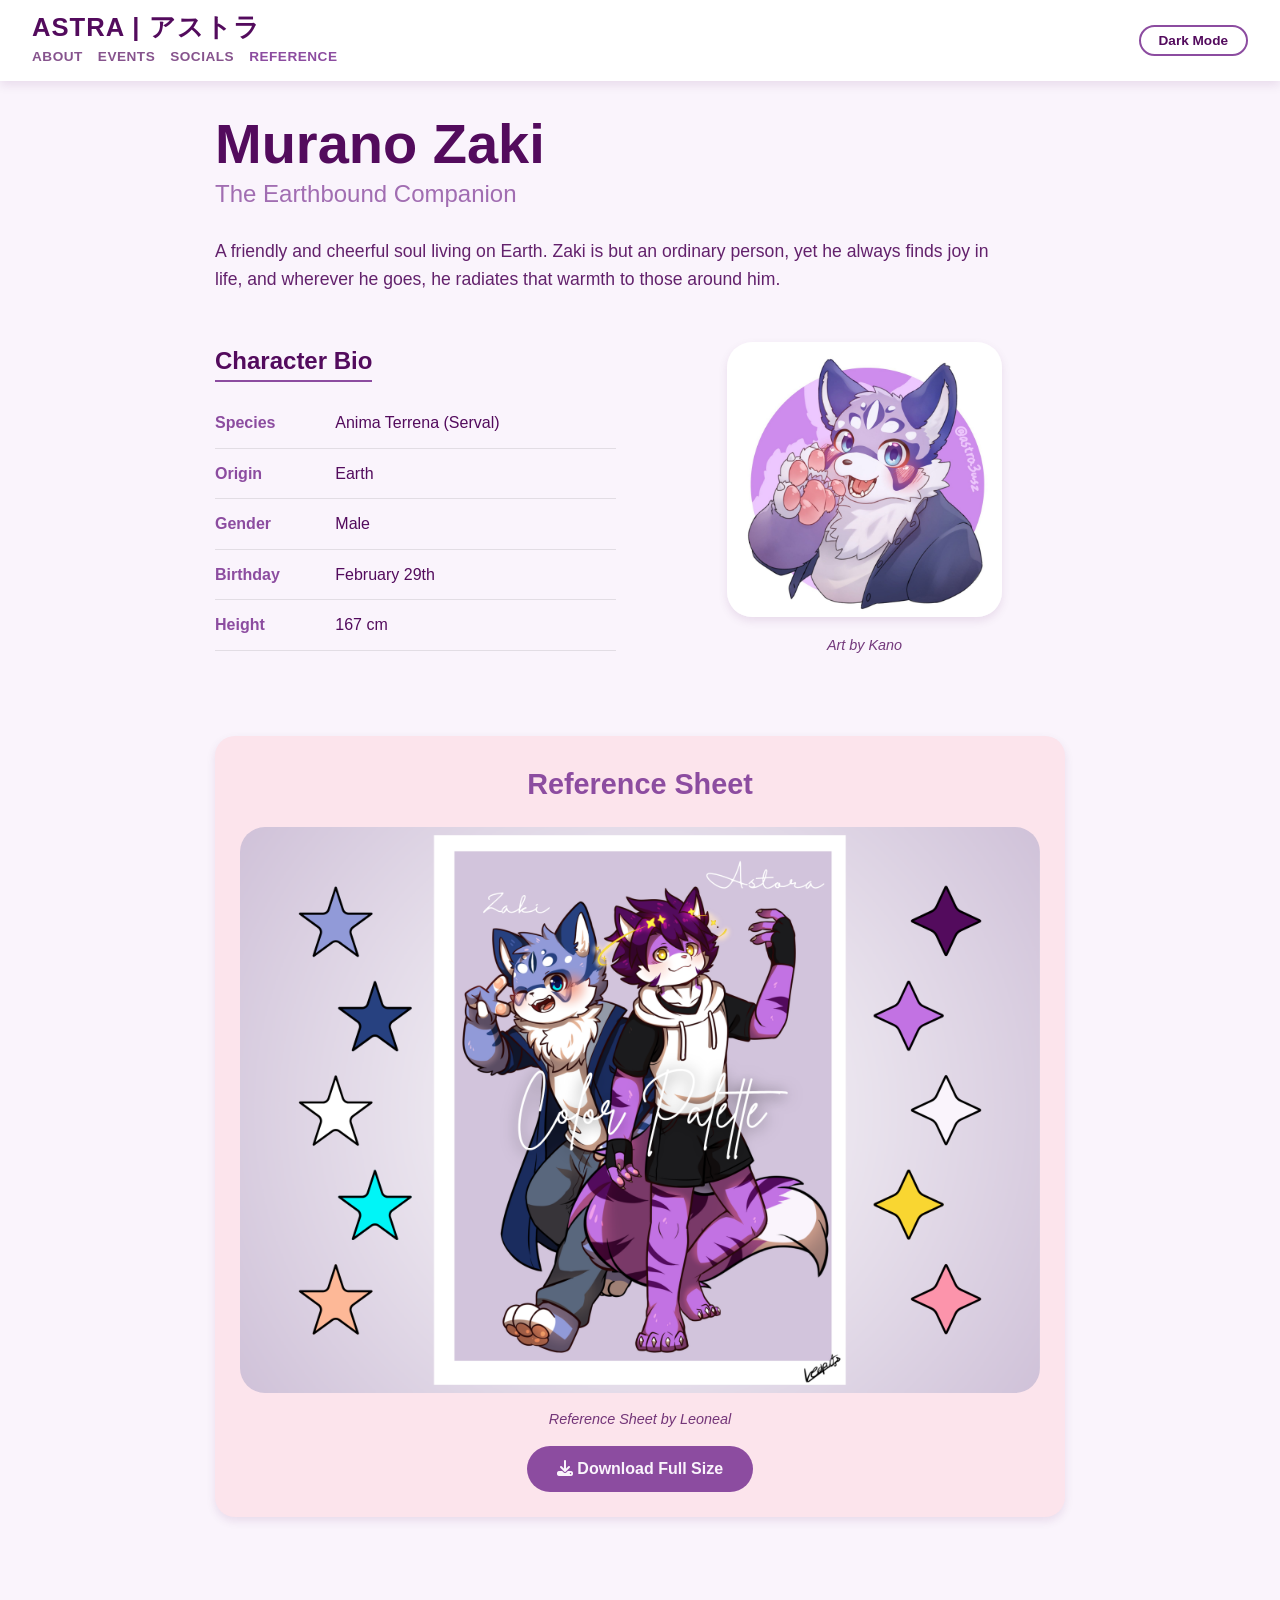
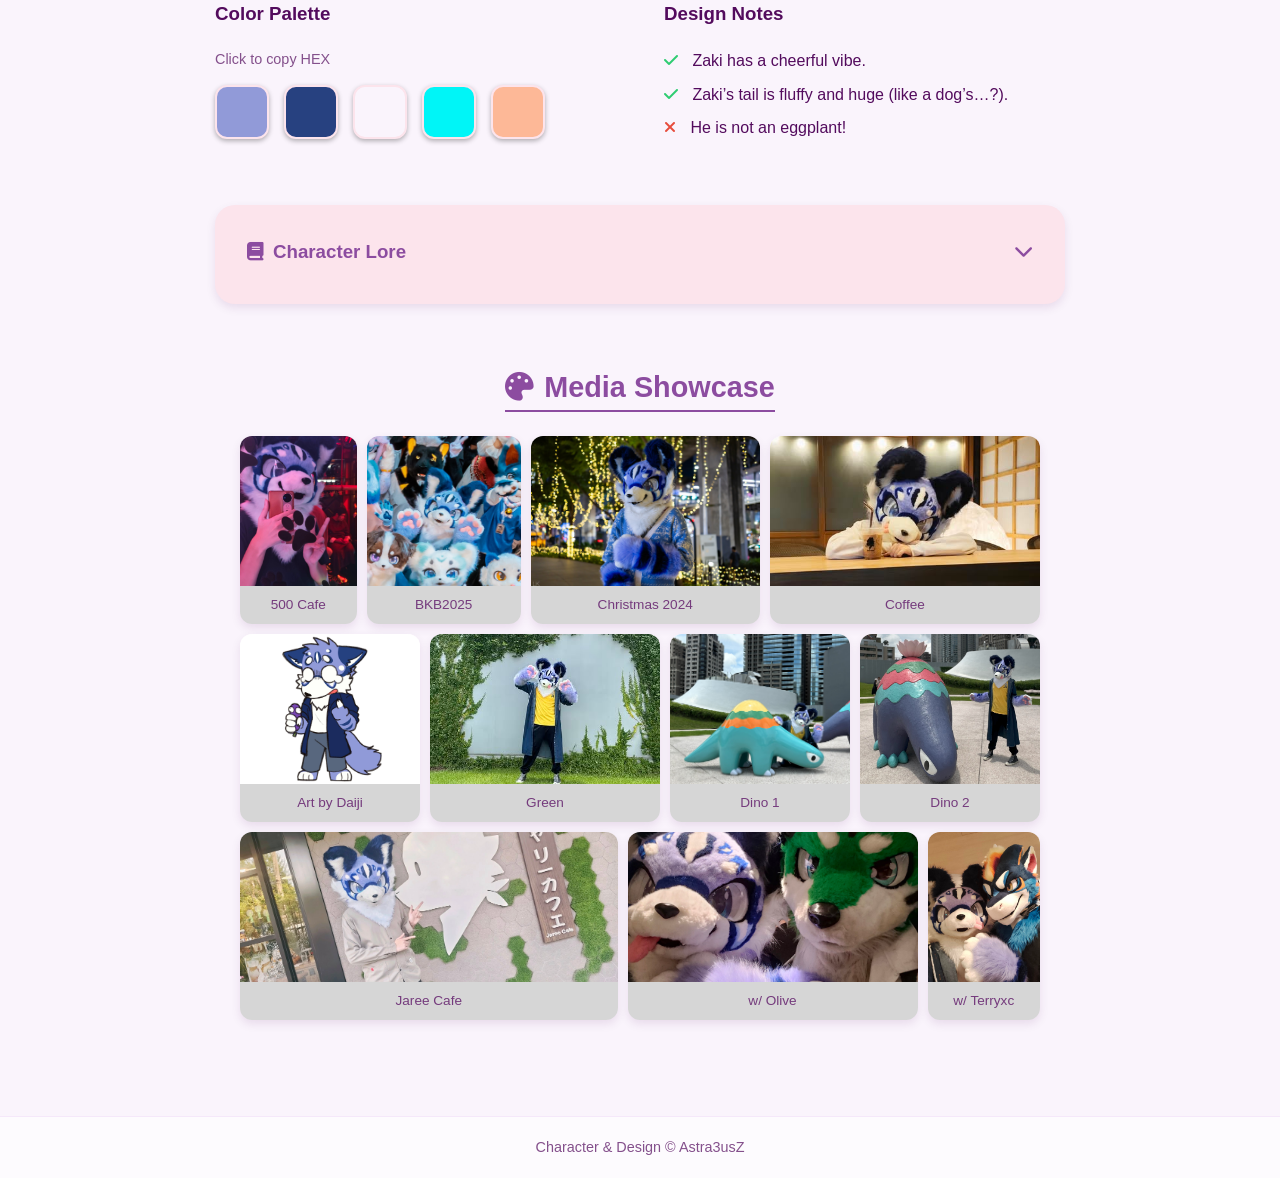
<file: ref/zaki/zaki.html>
<!doctype html>
<html lang="en">
  <head>
    <meta charset="UTF-8" />
    <meta name="viewport" content="width=device-width, initial-scale=1.0" />
    <title>Zaki | Astra3usZ</title>
    <link rel="icon" type="image/png" href="../../img/icon.png" />
    <link
      rel="stylesheet"
      href="https://cdnjs.cloudflare.com/ajax/libs/font-awesome/6.6.0/css/all.min.css"
    />
    <link rel="stylesheet" href="../ref-style.css" />
    <style>
      /* [PRESERVED] Gallery Height Override for Zaki */
      :root {
        --gallery-height: 150px;
      }
    </style>
  </head>
  <body>
    <header>
      <div class="logo">ASTRA | アストラ</div>
      <button id="theme-toggle">Light Mode</button>
      <nav>
        <ul>
          <li><a href="../../index.html#about">About</a></li>
          <li><a href="../../index.html#events">Events</a></li>
          <li><a href="../../index.html#socials">Socials</a></li>
          <li><a href="../ref.html" class="active">Reference</a></li>
        </ul>
      </nav>
    </header>

    <div class="container">
      <div class="char-intro">
        <h1>Murano Zaki</h1>
        <span class="subtitle">The Earthbound Companion</span>
        <p>
          A friendly and cheerful soul living on Earth. Zaki is but an ordinary
          person, yet he always finds joy in life, and wherever he goes, he
          radiates that warmth to those around him.
        </p>
      </div>

      <div class="split-layout">
        <div class="stats-card">
          <h3>Character Bio</h3>
          <table class="stats-table">
            <tr>
              <td class="stats-label">Species</td>
              <td>Anima Terrena (Serval)</td>
            </tr>
            <tr>
              <td class="stats-label">Origin</td>
              <td>Earth</td>
            </tr>
            <tr>
              <td class="stats-label">Gender</td>
              <td>Male</td>
            </tr>
            <tr>
              <td class="stats-label">Birthday</td>
              <td>February 29th</td>
            </tr>
            <tr>
              <td class="stats-label">Height</td>
              <td>167 cm</td>
            </tr>
          </table>
        </div>
        <div class="profile-card">
          <img src="profile.jpg" alt="Profile" class="profile-img" />
          <div class="img-credit">Art by Kano</div>
        </div>
      </div>

      <div class="ref-section">
        <h3>Reference Sheet</h3>
        <img src="ref.png" alt="Full Reference Sheet" class="full-ref-image" />
        <div class="img-credit">Reference Sheet by Leoneal</div>
        <a href="ref.png" download class="download-btn">
          <i class="fas fa-download"></i> Download Full Size
        </a>
      </div>

      <div class="details-row">
        <div>
          <h3>Color Palette</h3>
          <p style="font-size: 0.9rem; opacity: 0.7">Click to copy HEX</p>
          <div class="palette-container">
            <div
              class="color-swatch"
              style="background: #919ad8"
              data-color="#919ad8"
              onclick="copyColor(this)"
            ></div>
            <div
              class="color-swatch"
              style="background: #274180"
              data-color="#274180"
              onclick="copyColor(this)"
            ></div>
            <div
              class="color-swatch"
              style="background: #faf4fc"
              data-color="#faf4fc"
              onclick="copyColor(this)"
            ></div>
            <div
              class="color-swatch"
              style="background: #00f5f7"
              data-color="#00f5f7"
              onclick="copyColor(this)"
            ></div>
            <div
              class="color-swatch"
              style="background: #fdb897"
              data-color="#fdb897"
              onclick="copyColor(this)"
            ></div>
          </div>
        </div>
        <div>
          <h3>Design Notes</h3>
          <ul class="notes-list">
            <li>
              <i class="fas fa-check check"></i> Zaki has a cheerful vibe.
            </li>
            <li>
              <i class="fas fa-check check"></i> Zaki’s tail is fluffy and huge
              (like a dog’s…?).
            </li>
            <li><i class="fas fa-times cross"></i> He is not an eggplant!</li>
          </ul>
        </div>
      </div>

      <div class="lore-card">
        <details>
          <summary>
            <h3>
              <i class="fas fa-book" style="margin-right: 10px"></i>Character
              Lore
            </h3>
            <i class="fas fa-chevron-down toggle-icon"></i>
          </summary>
          <p>
            Lorem ipsum dolor, sit amet consectetur adipisicing elit.
            Consequuntur mollitia commodi facilis eum quasi quas harum? Quae
            magni quos at, atque error porro iure facilis doloremque
            necessitatibus dolorum aperiam officia.
          </p>
        </details>
      </div>

      <div class="gallery-section">
        <h3>
          <i class="fas fa-palette" style="margin-right: 10px"></i>Media
          Showcase
        </h3>
        <div class="gallery-grid" id="gallery-container"></div>
      </div>
    </div>

    <div id="lightbox" class="lightbox" onclick="closeLightbox(event)">
      <span class="close-btn" onclick="closeLightbox(event)">&times;</span>
      <img class="lightbox-content" id="lightbox-img" />
    </div>

    <footer>
      <p>Character & Design © Astra3usZ</p>
    </footer>

    <script>
      /* --- HIERARCHY PERSISTENT THEME LOGIC --- */
      const body = document.body;
      const toggleButton = document.getElementById("theme-toggle");
      const currentTheme = localStorage.getItem("theme");
      const prefersDark = window.matchMedia("(prefers-color-scheme: dark)");

      const setTheme = (theme) => {
        if (theme === "light") {
          body.classList.add("light-mode");
          toggleButton.textContent = "Dark Mode";
        } else {
          body.classList.remove("light-mode");
          toggleButton.textContent = "Light Mode";
        }
      };

      if (currentTheme) {
        setTheme(currentTheme);
      } else if (!prefersDark.matches) {
        setTheme("light");
      }

      toggleButton.addEventListener("click", () => {
        const isLight = body.classList.toggle("light-mode");
        const theme = isLight ? "light" : "dark";
        localStorage.setItem("theme", theme);
        toggleButton.textContent = isLight ? "Dark Mode" : "Light Mode";
      });

      function copyColor(element) {
        const hex = element.getAttribute("data-color");
        navigator.clipboard.writeText(hex).then(() => {
          alert("Copied " + hex + " to clipboard!");
        });
      }

      const lightbox = document.getElementById("lightbox");
      const lightboxImg = document.getElementById("lightbox-img");

      function openLightbox(imgElement) {
        lightbox.classList.add("active");
        lightboxImg.src = imgElement.src;
        document.body.style.overflow = "hidden";
      }

      function closeLightbox(event) {
        if (event.target !== lightboxImg) {
          lightbox.classList.remove("active");
          document.body.style.overflow = "auto";
        }
      }

      const galleryData = [
        { src: "img/500cafe.jpg", credit: "500 Cafe" },
        { src: "img/bkb2025.jpg", credit: "BKB2025" },
        { src: "img/christmasPhoto.jpg", credit: "Christmas 2024" },
        { src: "img/drinkCoffee.jpg", credit: "Coffee" },
        { src: "img/eggplantDaiji.jpg", credit: "Art by Daiji" },
        { src: "img/greenBuilding.jpg", credit: "Green" },
        { src: "img/IMG_6746.jpg", credit: "Dino 1" },
        { src: "img/IMG_6753.jpg", credit: "Dino 2" },
        { src: "img/jareeCafe.jpg", credit: "Jaree Cafe" },
        { src: "img/withOlive.jpeg", credit: "w/ Olive" },
        { src: "img/withTerryxc.jpg", credit: "w/ Terryxc" },
      ];

      const galleryContainer = document.getElementById("gallery-container");
      galleryData.forEach((item) => {
        const card = document.createElement("div");
        card.className = "gallery-card";
        const img = document.createElement("img");
        img.src = item.src;
        img.alt = item.credit;
        img.onclick = function () {
          openLightbox(this);
        };
        const credit = document.createElement("div");
        credit.className = "gallery-credit";
        credit.textContent = item.credit;
        card.appendChild(img);
        card.appendChild(credit);
        galleryContainer.appendChild(card);
      });
    </script>
  </body>
</html>
</file>
<file: ref/ref-style.css>
/* --- SHARED CHARACTER PAGE STYLES --- */

:root {
  --bg-color: #120316;
  --card-bg: #530b5d;
  --text-color: #faf4fc;
  --accent-color: #f9d631;
  --nav-bg: #1d0d21;
  --shadow: 0 4px 15px rgba(0, 0, 0, 0.6);
  --gallery-height: 125px; /* Default gallery height */
}

body.light-mode {
  --bg-color: #faf4fc;
  --card-bg: #fce4ec;
  --text-color: #530b5d;
  --accent-color: #8c4ca0;
  --nav-bg: #ffffff;
  --shadow: 0 4px 10px rgba(83, 11, 93, 0.1);
}

body {
  font-family: "Segoe UI", Tahoma, Geneva, Verdana, sans-serif;
  background-color: var(--bg-color);
  color: var(--text-color);
  margin: 0;
  padding: 0;
  transition:
    background-color 0.3s ease,
    color 0.3s ease;
  line-height: 1.6;
  display: flex;
  flex-direction: column;
  min-height: 100vh;
}

a {
  text-decoration: none;
  color: inherit;
}
ul {
  list-style: none;
  padding: 0;
}

/* --- HEADER --- */
header {
  background-color: var(--nav-bg);
  padding: 0.8rem 2rem;
  position: sticky;
  top: 0;
  z-index: 1000;
  box-shadow: var(--shadow);
  box-sizing: border-box;
  display: grid;
  grid-template-columns: auto 1fr auto;
  grid-template-areas: "logo spacer button" "nav spacer button";
  align-items: center;
  row-gap: 2px;
}

.logo {
  grid-area: logo;
  font-weight: 800;
  font-size: 1.6rem;
  color: var(--text-color);
  line-height: 1.1;
  letter-spacing: 1px;
}

nav {
  grid-area: nav;
}
nav ul {
  display: flex;
  gap: 15px;
  margin: 0;
  padding: 0;
}
nav a {
  color: var(--text-color);
  font-weight: 600;
  font-size: 0.85rem;
  opacity: 0.7;
  text-transform: uppercase;
  letter-spacing: 0.5px;
  transition: all 0.3s ease;
}
nav a:hover,
nav a.active {
  color: var(--accent-color);
  opacity: 1;
}

#theme-toggle {
  grid-area: button;
  background: transparent;
  border: 2px solid var(--accent-color);
  color: var(--text-color);
  padding: 6px 18px;
  cursor: pointer;
  border-radius: 20px;
  font-weight: 700;
  font-size: 0.85rem;
  transition: all 0.3s ease;
  align-self: center;
}
#theme-toggle:hover {
  background-color: var(--accent-color);
  color: #1a1a1a;
}

/* --- CONTENT LAYOUT --- */
.container {
  max-width: 1200px;
  margin: 0 auto;
  padding: 2rem 2rem;
  flex: 1;
  box-sizing: border-box;
}

.char-intro {
  margin-bottom: 3rem;
}
.char-intro h1 {
  font-size: 3.5rem;
  margin: 0;
  line-height: 1.1;
}
.char-intro .subtitle {
  font-size: 1.5rem;
  opacity: 0.8;
  display: block;
  margin-bottom: 1.5rem;
  color: var(--accent-color);
}
.char-intro p {
  font-size: 1.1rem;
  max-width: 800px;
  opacity: 0.9;
}

.split-layout {
  display: grid;
  grid-template-columns: 1fr 1fr;
  gap: 3rem;
  margin-bottom: 4rem;
  align-items: start;
}

.stats-card h3 {
  margin-top: 0;
  font-size: 1.5rem;
  margin-bottom: 1rem;
  border-bottom: 2px solid var(--accent-color);
  display: inline-block;
}
.stats-table {
  width: 100%;
  border-collapse: collapse;
}
.stats-table td {
  padding: 12px 0;
  border-bottom: 1px solid rgba(128, 128, 128, 0.2);
}
.stats-label {
  font-weight: bold;
  width: 30%;
  color: var(--accent-color);
}

.profile-card {
  text-align: center;
}
.profile-img {
  width: 100%;
  max-width: 275px;
  height: auto;
  border-radius: 25px;
  box-shadow: var(--shadow);
  object-fit: cover;
}
.img-credit {
  font-size: 0.9rem;
  opacity: 0.8;
  margin-top: 10px;
  margin-bottom: 15px;
  font-style: italic;
}

.ref-section {
  margin-bottom: 4rem;
  background-color: var(--card-bg);
  padding: 25px;
  border-radius: 20px;
  box-shadow: var(--shadow);
  text-align: center;
}
.ref-section h3 {
  margin-top: 0;
  margin-bottom: 20px;
  color: var(--accent-color);
  font-size: 1.8rem;
}
.full-ref-image {
  width: 100%;
  max-width: 800px;
  height: auto;
  border-radius: 25px;
  display: block;
  margin: 0 auto 15px auto;
}

.download-btn {
  display: inline-block;
  background-color: var(--accent-color);
  color: #faf4fc;
  padding: 10px 30px;
  border-radius: 30px;
  font-weight: bold;
  transition: transform 0.2s;
}
.download-btn:hover {
  transform: scale(1.05);
}

.details-row {
  display: grid;
  grid-template-columns: 1fr 1fr;
  gap: 3rem;
  margin-bottom: 3rem;
}
.palette-container {
  display: flex;
  gap: 15px;
  margin-top: 10px;
  flex-wrap: wrap;
}
.color-swatch {
  width: 50px;
  height: 50px;
  border-radius: 12px;
  cursor: pointer;
  border: 2px solid var(--card-bg);
  box-shadow: 0 2px 5px rgba(0, 0, 0, 0.3);
}

.notes-list li {
  margin-bottom: 8px;
  list-style: none;
}
.check {
  color: #2ecc71;
  margin-right: 10px;
}
.cross {
  color: #e74c3c;
  margin-right: 10px;
}

.lore-card {
  background-color: var(--card-bg);
  padding: 2rem;
  border-radius: 20px;
  box-shadow: var(--shadow);
  margin-bottom: 2rem;
}
details > summary {
  list-style: none;
  cursor: pointer;
  display: flex;
  justify-content: space-between;
  align-items: center;
  padding-bottom: 5px;
}
details > summary::-webkit-details-marker {
  display: none;
}
details > summary h3 {
  margin: 0;
  color: var(--accent-color);
  display: inline-block;
}
.toggle-icon {
  transition: transform 0.3s ease;
  font-size: 1.2rem;
  color: var(--accent-color);
}
details[open] .toggle-icon {
  transform: rotate(180deg);
}
details p {
  max-width: 750px;
  margin-top: 1.5rem;
  animation: fadeIn 0.4s ease-in-out;
}
@keyframes fadeIn {
  from {
    opacity: 0;
    transform: translateY(-5px);
  }
  to {
    opacity: 1;
    transform: translateY(0);
  }
}

/* --- GALLERY --- */
.gallery-section {
  max-width: 800px;
  margin: 0 auto 4rem auto;
  text-align: center;
}
.gallery-section h3 {
  font-size: 1.8rem;
  color: var(--accent-color);
  margin-bottom: 1.5rem;
  display: inline-block;
  border-bottom: 2px solid var(--accent-color);
}
.gallery-grid {
  display: flex;
  flex-wrap: wrap;
  gap: 10px;
}
.gallery-card {
  height: auto;
  flex-grow: 1;
  flex-basis: auto;
  display: flex;
  flex-direction: column;
  background-color: var(--nav-bg);
  border-radius: 12px;
  overflow: hidden;
  box-shadow: var(--shadow);
  cursor: pointer;
  transition: transform 0.2s ease;
}
.gallery-card:last-child {
  flex-grow: 0;
}
.gallery-card:hover {
  transform: translateY(-5px);
  z-index: 10;
}
.gallery-card img {
  height: var(--gallery-height);
  width: auto;
  min-width: 100%;
  object-fit: cover;
  display: block;
}
.gallery-credit {
  padding: 8px 10px;
  font-size: 0.85rem;
  color: var(--text-color);
  opacity: 0.8;
  background-color: rgba(0, 0, 0, 0.2);
  max-width: 0;
  min-width: 100%;
  box-sizing: border-box;
  white-space: nowrap;
  overflow: hidden;
  text-overflow: ellipsis;
}

/* --- LIGHTBOX --- */
.lightbox {
  display: none;
  position: fixed;
  z-index: 2000;
  left: 0;
  top: 0;
  width: 100%;
  height: 100%;
  background-color: rgba(0, 0, 0, 0.9);
  justify-content: center;
  align-items: center;
  opacity: 0;
  transition: opacity 0.3s ease;
}
.lightbox.active {
  display: flex;
  opacity: 1;
}
.lightbox-content {
  max-width: 90%;
  max-height: 90%;
  border-radius: 8px;
  box-shadow: 0 0 20px rgba(255, 255, 255, 0.2);
  animation: zoomIn 0.3s ease;
}
@keyframes zoomIn {
  from {
    transform: scale(0.8);
    opacity: 0;
  }
  to {
    transform: scale(1);
    opacity: 1;
  }
}
.close-btn {
  position: absolute;
  top: 20px;
  right: 35px;
  color: #fff;
  font-size: 40px;
  font-weight: bold;
  cursor: pointer;
  transition: color 0.2s;
}
.close-btn:hover {
  color: var(--accent-color);
}

/* --- FOOTER --- */
footer {
  text-align: center;
  padding: 1.2rem 2rem;
  font-size: 0.9rem;
  opacity: 0.7;
  margin-top: auto;
  border-top: 1px solid rgba(194, 114, 227, 0.2);
  background-color: var(--nav-bg);
  display: flex;
  flex-direction: column;
  justify-content: center;
  align-items: center;
}
footer p {
  margin: 0;
}

/* --- RESPONSIVE --- */
@media (max-width: 900px) {
  :root {
    --gallery-height: 100px;
  }
  .split-layout,
  .details-row {
    grid-template-columns: 1fr;
  }
  .char-intro h1 {
    font-size: 2.5rem;
  }
  header {
    padding: 0.8rem 1rem;
    grid-template-columns: 1fr auto;
    grid-template-areas: "logo button" "nav nav";
    row-gap: 10px;
  }
  .logo {
    font-size: 1.4rem;
  }
  nav ul {
    justify-content: center;
    gap: 12px;
  }
  nav a {
    font-size: 0.75rem;
  }
}
</file>
